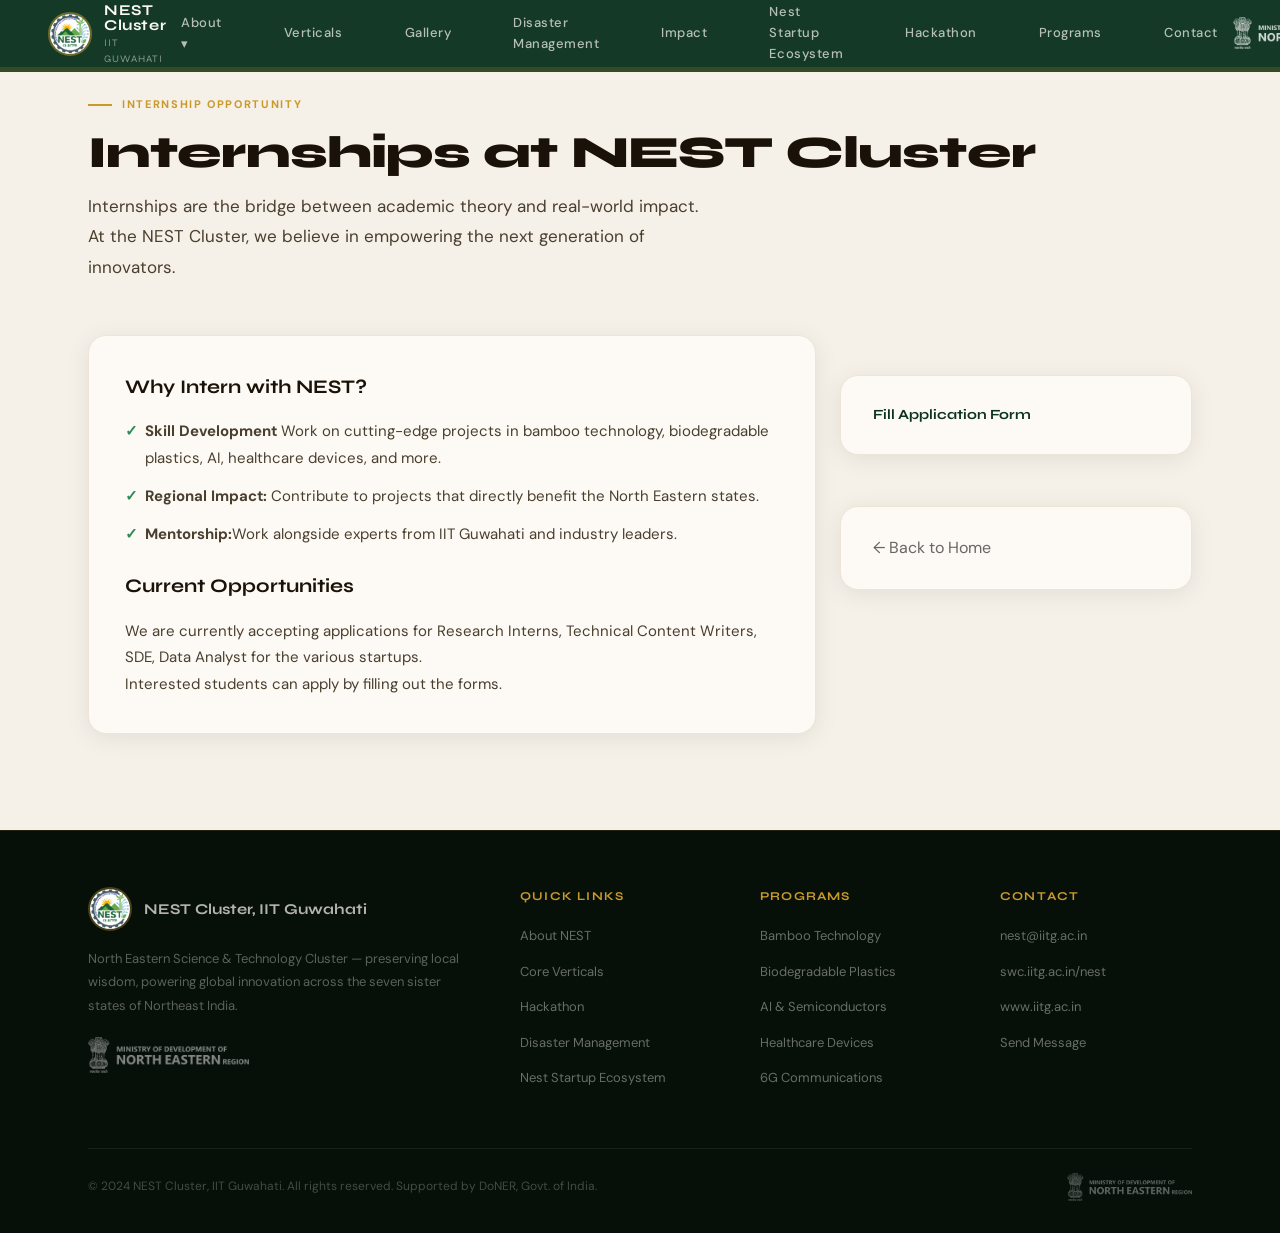
<file: apply.html>
<!DOCTYPE html>
<html lang="en">
<head>
  <meta charset="UTF-8"/>
  <meta name="viewport" content="width=device-width, initial-scale=1.0"/>
  <title>NEST Cluster | North Eastern Science &amp; Technology Cluster — IIT Guwahati</title>
  <meta name="description" content="North Eastern Science & Technology (NEST) Cluster at IIT Guwahati — bridging grassroots innovation with cutting-edge science across the seven sister states."/>

  <link rel="preconnect" href="https://fonts.googleapis.com"/>
  <link href="https://fonts.googleapis.com/css2?family=Syne:wght@400;500;600;700;800&family=DM+Sans:ital,wght@0,300;0,400;0,500;1,300&display=swap" rel="stylesheet"/>
  <link rel="icon" type="image/jpeg" href="Images/logo.jpg"/>
  <link rel="stylesheet" href="style.css"/>
</head>
<body>

<header class="navbar" id="navbar">
  <a href="index.html" class="navbar-brand">
    <img src="Images/logo.jpg" alt="NEST Cluster Logo" class="navbar-logo"/>
    <div class="navbar-title">
      <strong>NEST Cluster</strong>
      <span>IIT Guwahati</span>
    </div>
  </a>

  <nav class="navbar-links">
    <div class="dropdown">
      <a href="about.html" class="dropbtn">About ▾</a>
      <div class="dropdown-content">
        <a href="cluster_formation.html">Cluster Formation</a>
        <a href="cluster_activities.html">Cluster Activities</a>
        <a href="logo.html">About logo</a>
      </div>
    </div>
    <a href="verticals.html">Verticals</a>
    <a href="gallery.html">Gallery</a>
    <a href="disaster.html">Disaster Management</a>
    <a href="#impact">Impact</a>
    <a href="nest-startup-ecosystem.html">Nest Startup Ecosystem</a>
    <a href="nest-hackathon.html">Hackathon</a>
    <a href="#programs">Programs</a>
    <a href="#contact">Contact</a>
  </nav>

  <div class="navbar-actions">
    <img src="Images/banner.png" alt="Ministry of Development of North Eastern Region" class="navbar-ministry"/>
    <a href="apply.html" class="navbar-apply">Apply Now</a>
    <button class="hamburger" aria-label="Menu">
      <span></span><span></span><span></span>
    </button>
  </div>
</header>

<div class="mobile-menu" id="mobile-menu" style="display:none; position:fixed; top:72px; left:0; right:0; background:rgba(13,51,32,0.98); z-index:199; padding:24px; border-bottom:1px solid rgba(201,153,42,0.2);">
  <nav style="display:flex; flex-direction:column; gap:18px;">
    <a href="#about"        style="color:rgba(253,250,245,0.8); font-size:15px; text-decoration:none;">About</a>
    <a href="#verticals"    style="color:rgba(253,250,245,0.8); font-size:15px; text-decoration:none;">Verticals</a>
    <a href="#inauguration" style="color:rgba(253,250,245,0.8); font-size:15px; text-decoration:none;">Inauguration</a>
    <a href="#hub-model"    style="color:rgba(253,250,245,0.8); font-size:15px; text-decoration:none;">Hub Model</a>
    <a href="#community"    style="color:rgba(253,250,245,0.8); font-size:15px; text-decoration:none;">Community</a>
    <a href="#programs"     style="color:rgba(253,250,245,0.8); font-size:15px; text-decoration:none;">Programs</a>
    <a href="#contact"      style="color:rgba(253,250,245,0.8); font-size:15px; text-decoration:none;">Contact</a>
  </nav>
</div>

<section class="section section--cream" id="community">
  <div class="container">
    <div class="reveal">
      <div class="section-label">Internship opportunity</div>
      <h2 class="section-title">Internships at NEST Cluster</h2>
      <p class="section-desc">Internships are the bridge between academic theory and real-world impact. At the NEST Cluster, we believe in empowering the next generation of innovators.</p>
    </div>

    <div class="internship-grid">
      <div class="internship-info">
        <h3>Why Intern with NEST?</h3>
        <ul>
          <li><strong>Skill Development</strong> Work on cutting-edge projects in bamboo technology, biodegradable plastics, AI, healthcare devices, and more.</li>
          <li><strong>Regional Impact:</strong>  Contribute to projects that directly benefit the North Eastern states.</li>
          <li><strong>Mentorship:</strong>Work alongside experts from IIT Guwahati and industry leaders.</li>
        </ul>
        <h3>Current Opportunities</h3>
        <p>We are currently accepting applications for Research Interns, Technical Content Writers, SDE, Data Analyst for the various startups. 
          <br>Interested students can apply by filling out the forms.</p>
      </div>
      <div style="margin-top: 40px;">
                <a href="https://docs.google.com/forms/d/e/1FAIpQLSf9mbIuYDrTHBLHUx5fsVlOL8AqyihGK38ktal-aUQqtjZfNg/viewform?usp=publish-editor" class="final-apply-btn">Fill Application Form</a>
                <br><br>
                <a href="index.html" style="color: #666;">← Back to Home</a>
            </div>
    </div>
  </div>
</section>


<footer class="footer">
  <div class="container">
    <div class="footer-grid">
      <div>
        <div class="footer-brand">
          <img src="Images/logo.jpg" alt="NEST Logo"/>
          <span class="footer-brand-name">NEST Cluster, IIT Guwahati</span>
        </div>
        <p class="footer-desc">
          North Eastern Science &amp; Technology Cluster — preserving local wisdom, powering global innovation across the seven sister states of Northeast India.
        </p>
        <div style="margin-top:20px;">
          <img src="Images/banner.png" alt="Ministry of Development of North Eastern Region" style="height:36px; opacity:0.5; filter:brightness(0) invert(1);"/>
        </div>
      </div>

      <div class="footer-col">
        <h4>Quick Links</h4>
        <ul>
          <li><a href="about.html">About NEST</a></li>
          <li><a href="verticals.html">Core Verticals</a></li>
          <li><a href="nest-hackathon.html">Hackathon</a></li>
          <li><a href="disaster.html">Disaster Management</a></li>
          <li><a href="nest-startup-ecosystem.html">Nest Startup Ecosystem</a></li>
        </ul>
      </div>

      <div class="footer-col">
        <h4>Programs</h4>
        <ul>
          <li><a href="#programs">Bamboo Technology</a></li>
          <li><a href="#programs">Biodegradable Plastics</a></li>
          <li><a href="#programs">AI &amp; Semiconductors</a></li>
          <li><a href="#programs">Healthcare Devices</a></li>
          <li><a href="#programs">6G Communications</a></li>
        </ul>
      </div>

      <div class="footer-col">
        <h4>Contact</h4>
        <ul>
          <li><a href="mailto:nest@iitg.ac.in">nest@iitg.ac.in</a></li>
          <li><a href="https://swc.iitg.ac.in/nest/" target="_blank">swc.iitg.ac.in/nest</a></li>
          <li><a href="https://www.iitg.ac.in" target="_blank">www.iitg.ac.in</a></li>
          <li><a href="#contact">Send Message</a></li>
        </ul>
      </div>
    </div>

    <div class="footer-bottom">
      <p>© 2024 NEST Cluster, IIT Guwahati. All rights reserved. Supported by DoNER, Govt. of India.</p>
      <img src="Images/banner.png" alt="Ministry logo" class="footer-ministry"/>
    </div>
  </div>
</footer>

<script src="main.js"></script>

<script>
  const hamburger = document.querySelector('.hamburger');
  const mobileMenu = document.getElementById('mobile-menu');
  mobileMenu.style.display = 'none';
  hamburger.addEventListener('click', () => {
    const isOpen = mobileMenu.style.display === 'block';
    mobileMenu.style.display = isOpen ? 'none' : 'block';
    const spans = hamburger.querySelectorAll('span');
    spans[0].style.transform = isOpen ? '' : 'translateY(7px) rotate(45deg)';
    spans[1].style.opacity   = isOpen ? '1' : '0';
    spans[2].style.transform = isOpen ? '' : 'translateY(-7px) rotate(-45deg)';
  });

</script>

</body>
</html>
</file>
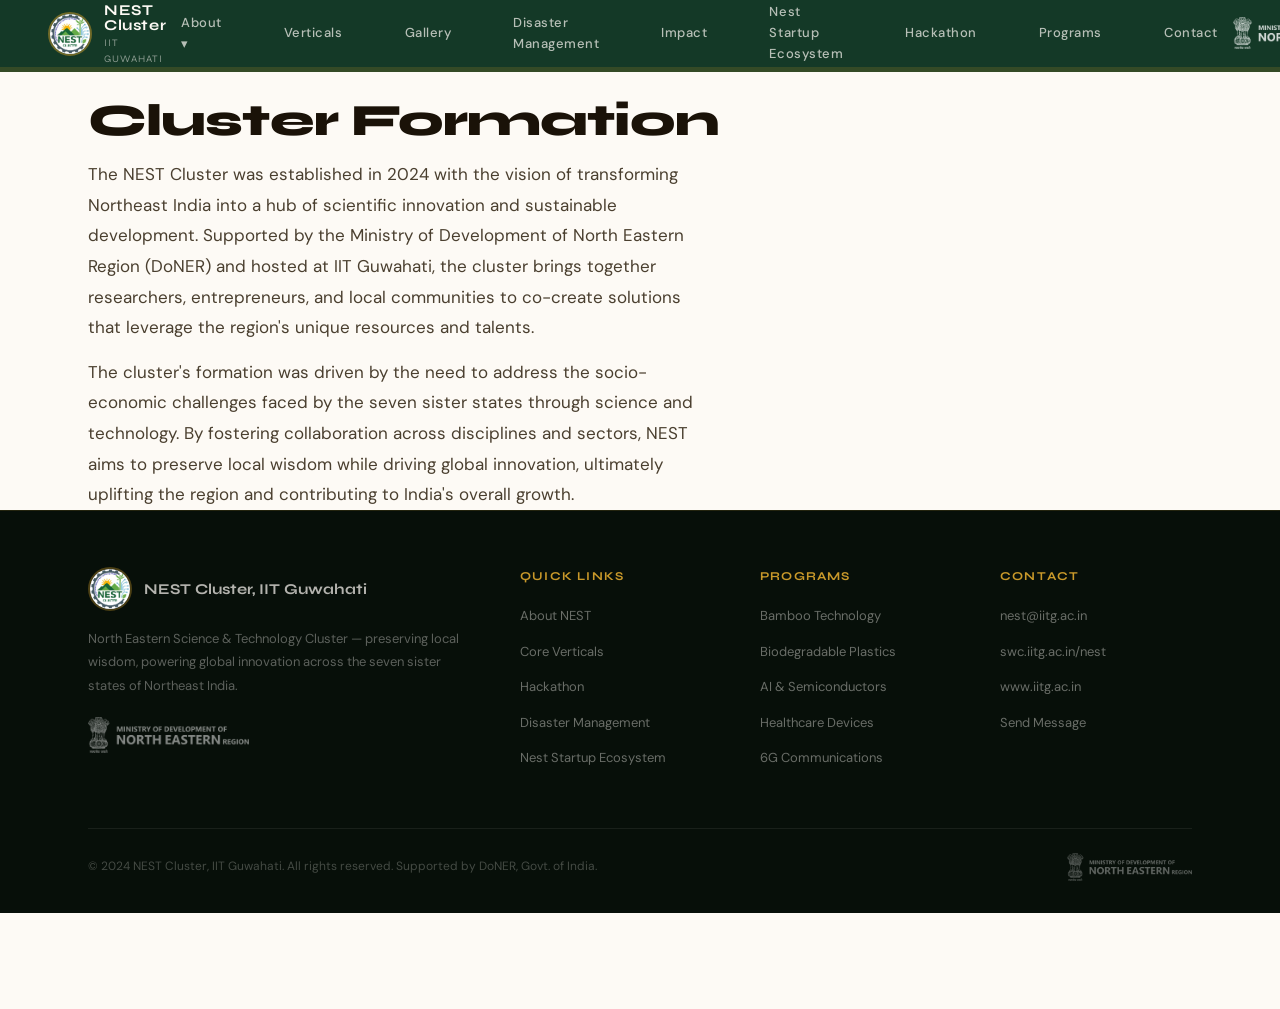
<file: cluster_formation.html>
<!DOCTYPE html>
<html lang="en">
<head>
  <meta charset="UTF-8"/>
  <meta name="viewport" content="width=device-width, initial-scale=1.0"/>
  <title>NEST Cluster | North Eastern Science &amp; Technology Cluster — IIT Guwahati</title>
  <meta name="description" content="North Eastern Science & Technology (NEST) Cluster at IIT Guwahati — bridging grassroots innovation with cutting-edge science across the seven sister states."/>

  <link rel="preconnect" href="https://fonts.googleapis.com"/>
  <link href="https://fonts.googleapis.com/css2?family=Syne:wght@400;500;600;700;800&family=DM+Sans:ital,wght@0,300;0,400;0,500;1,300&display=swap" rel="stylesheet"/>
  <link rel="icon" type="image/jpeg" href="Images/logo.jpg"/>
  <link rel="stylesheet" href="style.css"/>
</head>
<body>

<header class="navbar" id="navbar">
  <a href="index.html" class="navbar-brand">
    <img src="Images/logo.jpg" alt="NEST Cluster Logo" class="navbar-logo"/>
    <div class="navbar-title">
      <strong>NEST Cluster</strong>
      <span>IIT Guwahati</span>
    </div>
  </a>

  <nav class="navbar-links">
    <div class="dropdown">
      <a href="about.html" class="dropbtn">About ▾</a>
      <div class="dropdown-content">
        <a href="cluster_formation.html">Cluster Formation</a>
        <a href="cluster_activities.html">Cluster Activities</a>
        <a href="logo.html">About logo</a>
      </div>
    </div>
    <a href="verticals.html">Verticals</a>
    <a href="gallery.html">Gallery</a>
    <a href="disaster.html">Disaster Management</a>
    <a href="#impact">Impact</a>
    <a href="nest-startup-ecosystem.html">Nest Startup Ecosystem</a>
    <a href="nest-hackathon.html">Hackathon</a>
    <a href="#programs">Programs</a>
    <a href="#contact">Contact</a>
  </nav>

  <div class="navbar-actions">
    <img src="Images/banner.png" alt="Ministry of Development of North Eastern Region" class="navbar-ministry"/>
    <a href="apply.html" class="navbar-apply">Apply Now</a>
    <button class="hamburger" aria-label="Menu">
      <span></span><span></span><span></span>
    </button>
  </div>
</header>

<div class="mobile-menu" id="mobile-menu" style="display:none; position:fixed; top:72px; left:0; right:0; background:rgba(13,51,32,0.98); z-index:199; padding:24px; border-bottom:1px solid rgba(201,153,42,0.2);">
  <nav style="display:flex; flex-direction:column; gap:18px;">
    <a href="#about"        style="color:rgba(253,250,245,0.8); font-size:15px; text-decoration:none;">About</a>
    <a href="#verticals"    style="color:rgba(253,250,245,0.8); font-size:15px; text-decoration:none;">Verticals</a>
    <a href="#inauguration" style="color:rgba(253,250,245,0.8); font-size:15px; text-decoration:none;">Inauguration</a>
    <a href="#hub-model"    style="color:rgba(253,250,245,0.8); font-size:15px; text-decoration:none;">Hub Model</a>
    <a href="#community"    style="color:rgba(253,250,245,0.8); font-size:15px; text-decoration:none;">Community</a>
    <a href="#programs"     style="color:rgba(253,250,245,0.8); font-size:15px; text-decoration:none;">Programs</a>
    <a href="#contact"      style="color:rgba(253,250,245,0.8); font-size:15px; text-decoration:none;">Contact</a>
  </nav>
</div>

<section class="section section--white" id="formation">
  <div class="container">
    <h2 class="section-title">Cluster Formation</h2>
    <p class="section-desc">
      The NEST Cluster was established in 2024 with the vision of transforming Northeast India into a hub of scientific innovation and sustainable development. Supported by the Ministry of Development of North Eastern Region (DoNER) and hosted at IIT Guwahati, the cluster brings together researchers, entrepreneurs, and local communities to co-create solutions that leverage the region's unique resources and talents.
    </p>
    <p class="section-desc">
      The cluster's formation was driven by the need to address the socio-economic challenges faced by the seven sister states through science and technology. By fostering collaboration across disciplines and sectors, NEST aims to preserve local wisdom while driving global innovation, ultimately uplifting the region and contributing to India's overall growth.
    </p>
  </div>

<footer class="footer">
  <div class="container">
    <div class="footer-grid">
      <div>
        <div class="footer-brand">
          <img src="Images/logo.jpg" alt="NEST Logo"/>
          <span class="footer-brand-name">NEST Cluster, IIT Guwahati</span>
        </div>
        <p class="footer-desc">
          North Eastern Science &amp; Technology Cluster — preserving local wisdom, powering global innovation across the seven sister states of Northeast India.
        </p>
        <div style="margin-top:20px;">
          <img src="Images/banner.png" alt="Ministry of Development of North Eastern Region" style="height:36px; opacity:0.5; filter:brightness(0) invert(1);"/>
        </div>
      </div>

      <div class="footer-col">
        <h4>Quick Links</h4>
        <ul>
          <li><a href="about.html">About NEST</a></li>
          <li><a href="verticals.html">Core Verticals</a></li>
          <li><a href="nest-hackathon.html">Hackathon</a></li>
          <li><a href="disaster.html">Disaster Management</a></li>
          <li><a href="nest-startup-ecosystem.html">Nest Startup Ecosystem</a></li>
        </ul>
      </div>

      <div class="footer-col">
        <h4>Programs</h4>
        <ul>
          <li><a href="#programs">Bamboo Technology</a></li>
          <li><a href="#programs">Biodegradable Plastics</a></li>
          <li><a href="#programs">AI &amp; Semiconductors</a></li>
          <li><a href="#programs">Healthcare Devices</a></li>
          <li><a href="#programs">6G Communications</a></li>
        </ul>
      </div>

      <div class="footer-col">
        <h4>Contact</h4>
        <ul>
          <li><a href="mailto:nest@iitg.ac.in">nest@iitg.ac.in</a></li>
          <li><a href="https://swc.iitg.ac.in/nest/" target="_blank">swc.iitg.ac.in/nest</a></li>
          <li><a href="https://www.iitg.ac.in" target="_blank">www.iitg.ac.in</a></li>
          <li><a href="#contact">Send Message</a></li>
        </ul>
      </div>
    </div>

    <div class="footer-bottom">
      <p>© 2024 NEST Cluster, IIT Guwahati. All rights reserved. Supported by DoNER, Govt. of India.</p>
      <img src="Images/banner.png" alt="Ministry logo" class="footer-ministry"/>
    </div>
  </div>
</footer>

<script src="main.js"></script>

<script>
  const hamburger = document.querySelector('.hamburger');
  const mobileMenu = document.getElementById('mobile-menu');
  mobileMenu.style.display = 'none';
  hamburger.addEventListener('click', () => {
    const isOpen = mobileMenu.style.display === 'block';
    mobileMenu.style.display = isOpen ? 'none' : 'block';
    const spans = hamburger.querySelectorAll('span');
    spans[0].style.transform = isOpen ? '' : 'translateY(7px) rotate(45deg)';
    spans[1].style.opacity   = isOpen ? '1' : '0';
    spans[2].style.transform = isOpen ? '' : 'translateY(-7px) rotate(-45deg)';
  });

</script>

</body>
</html>
</file>
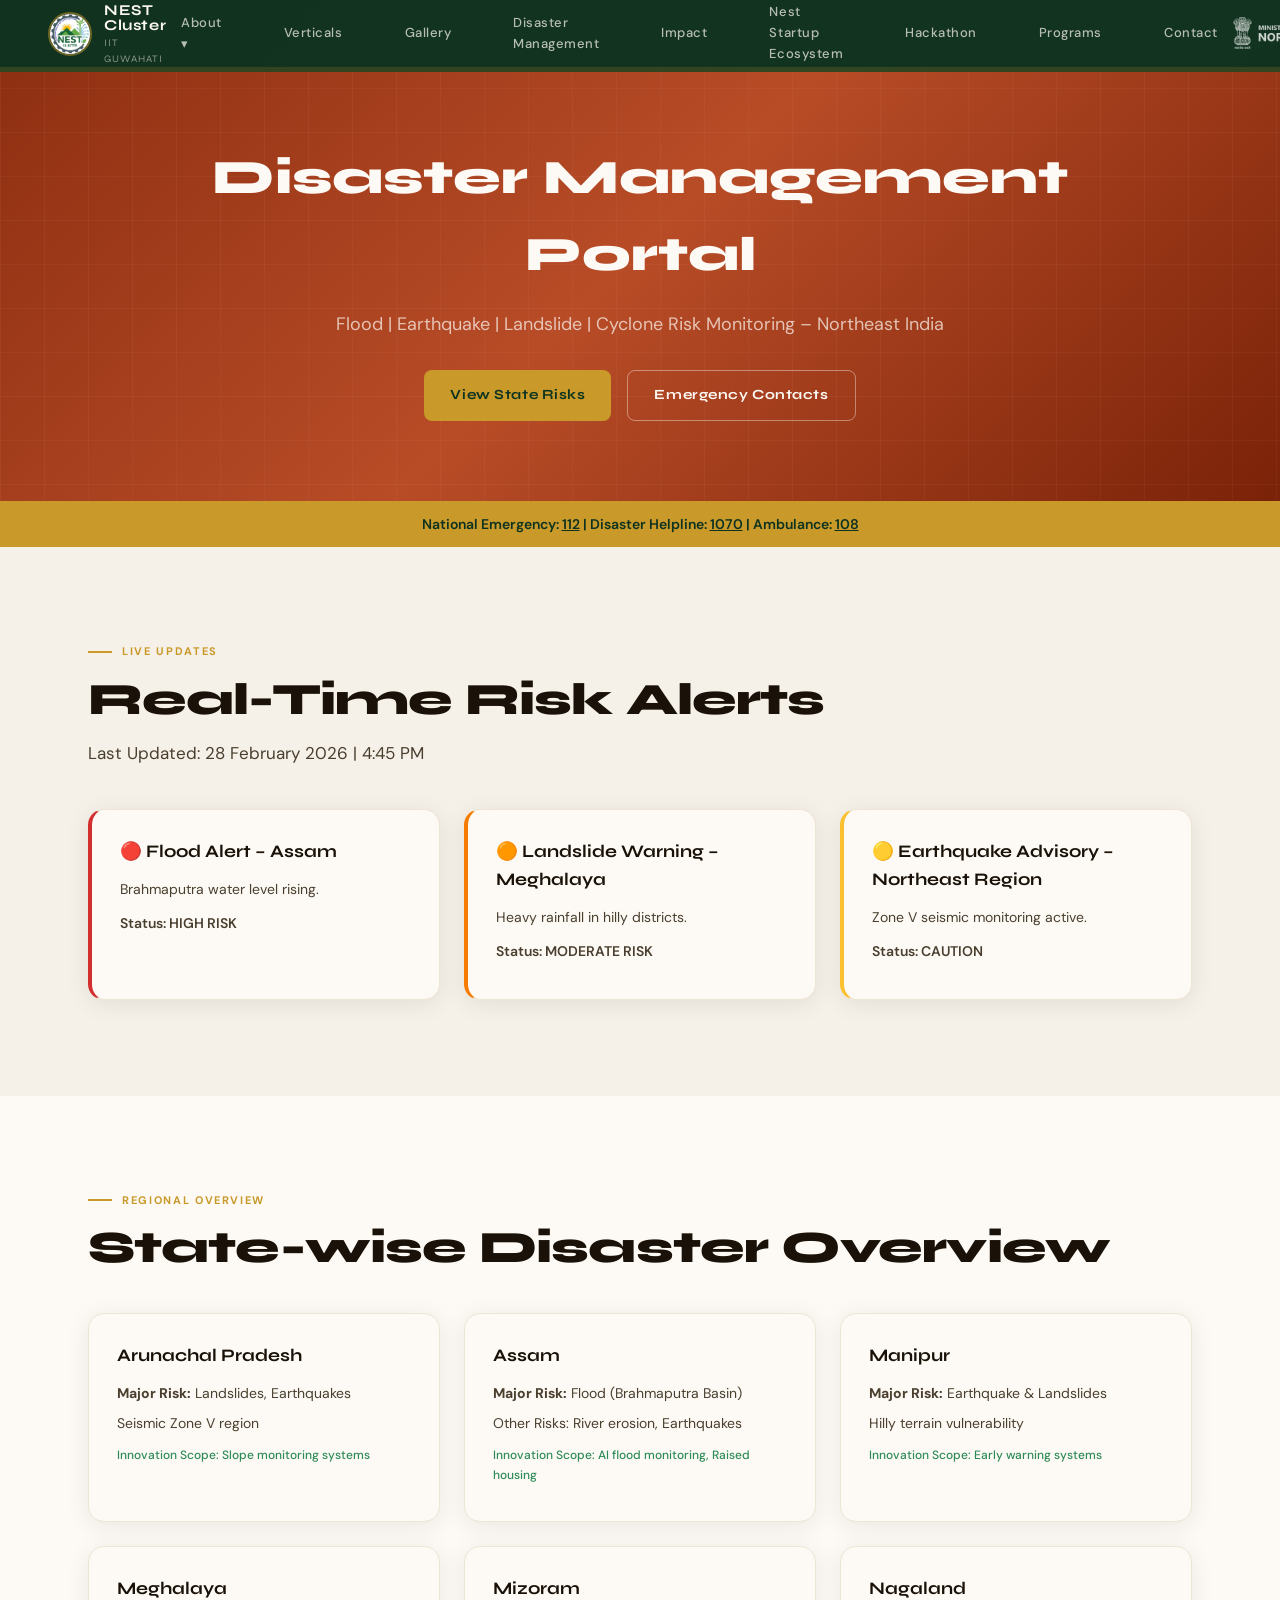
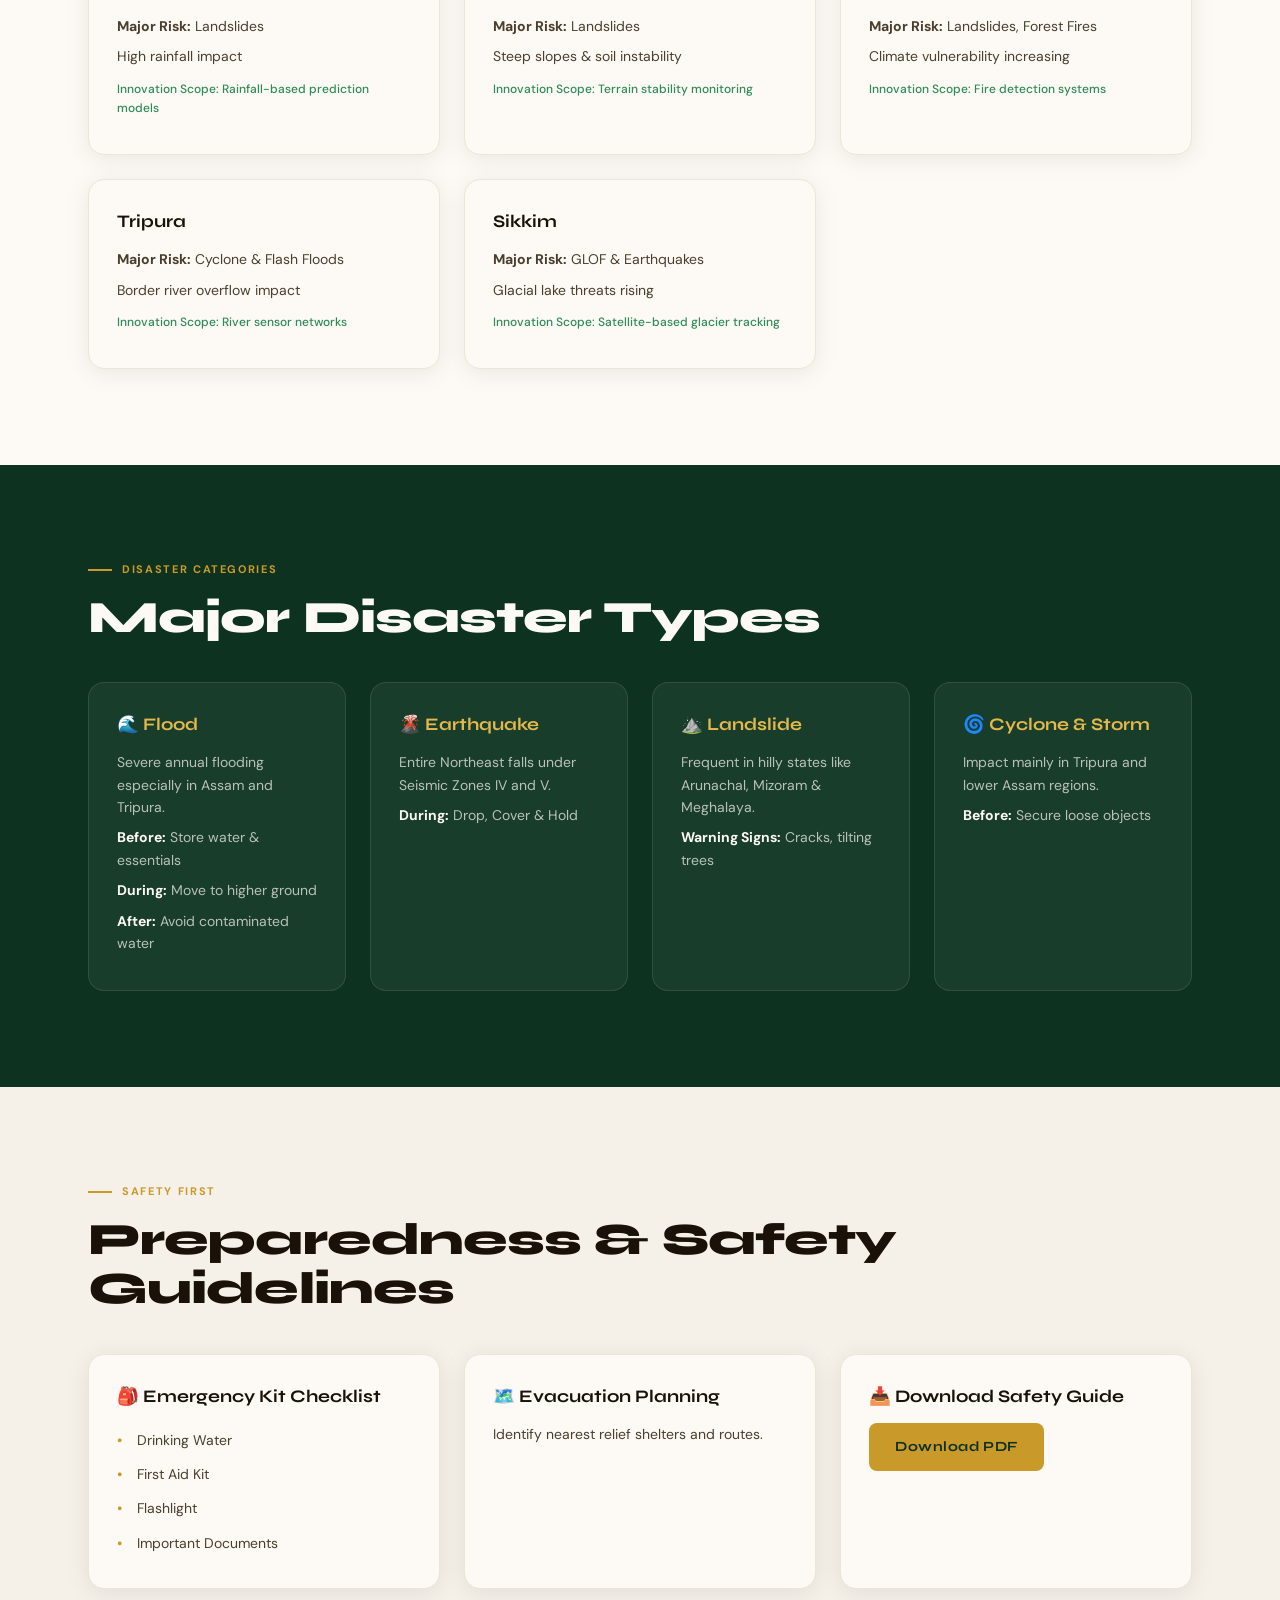
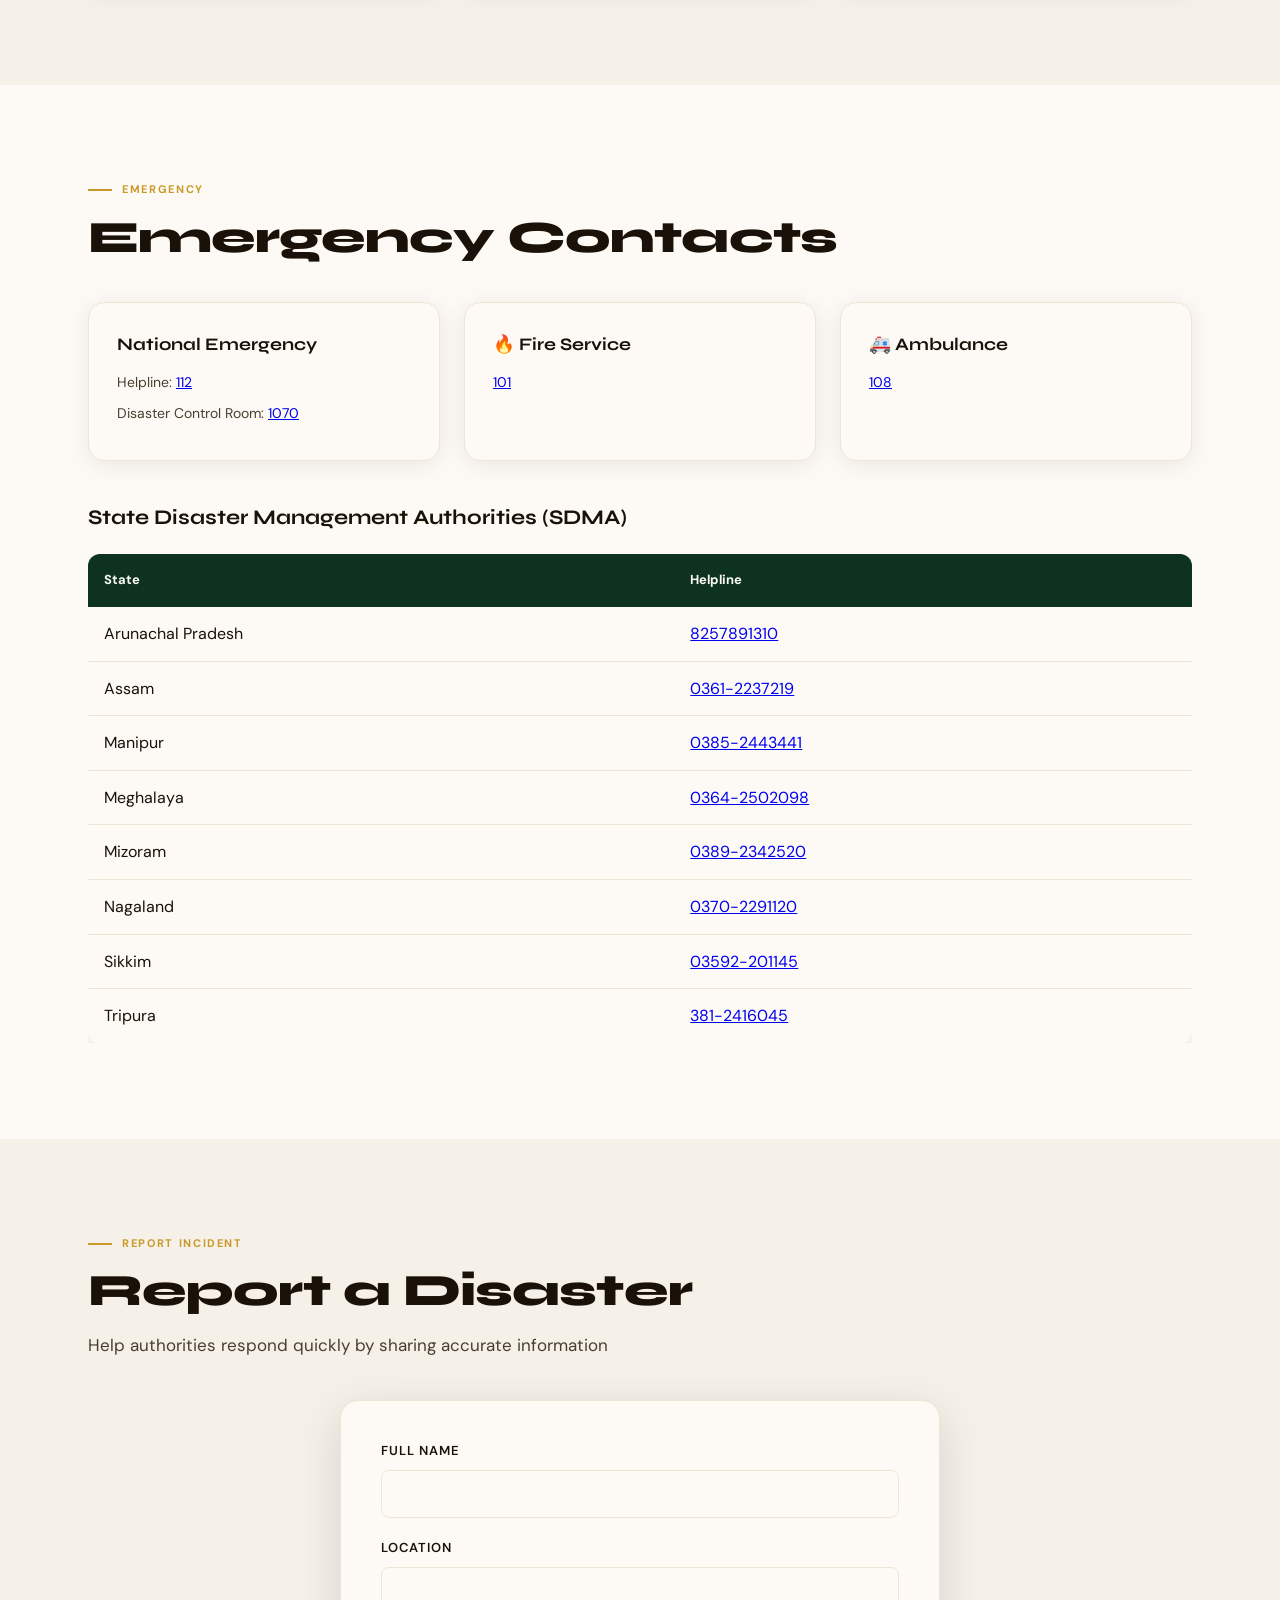
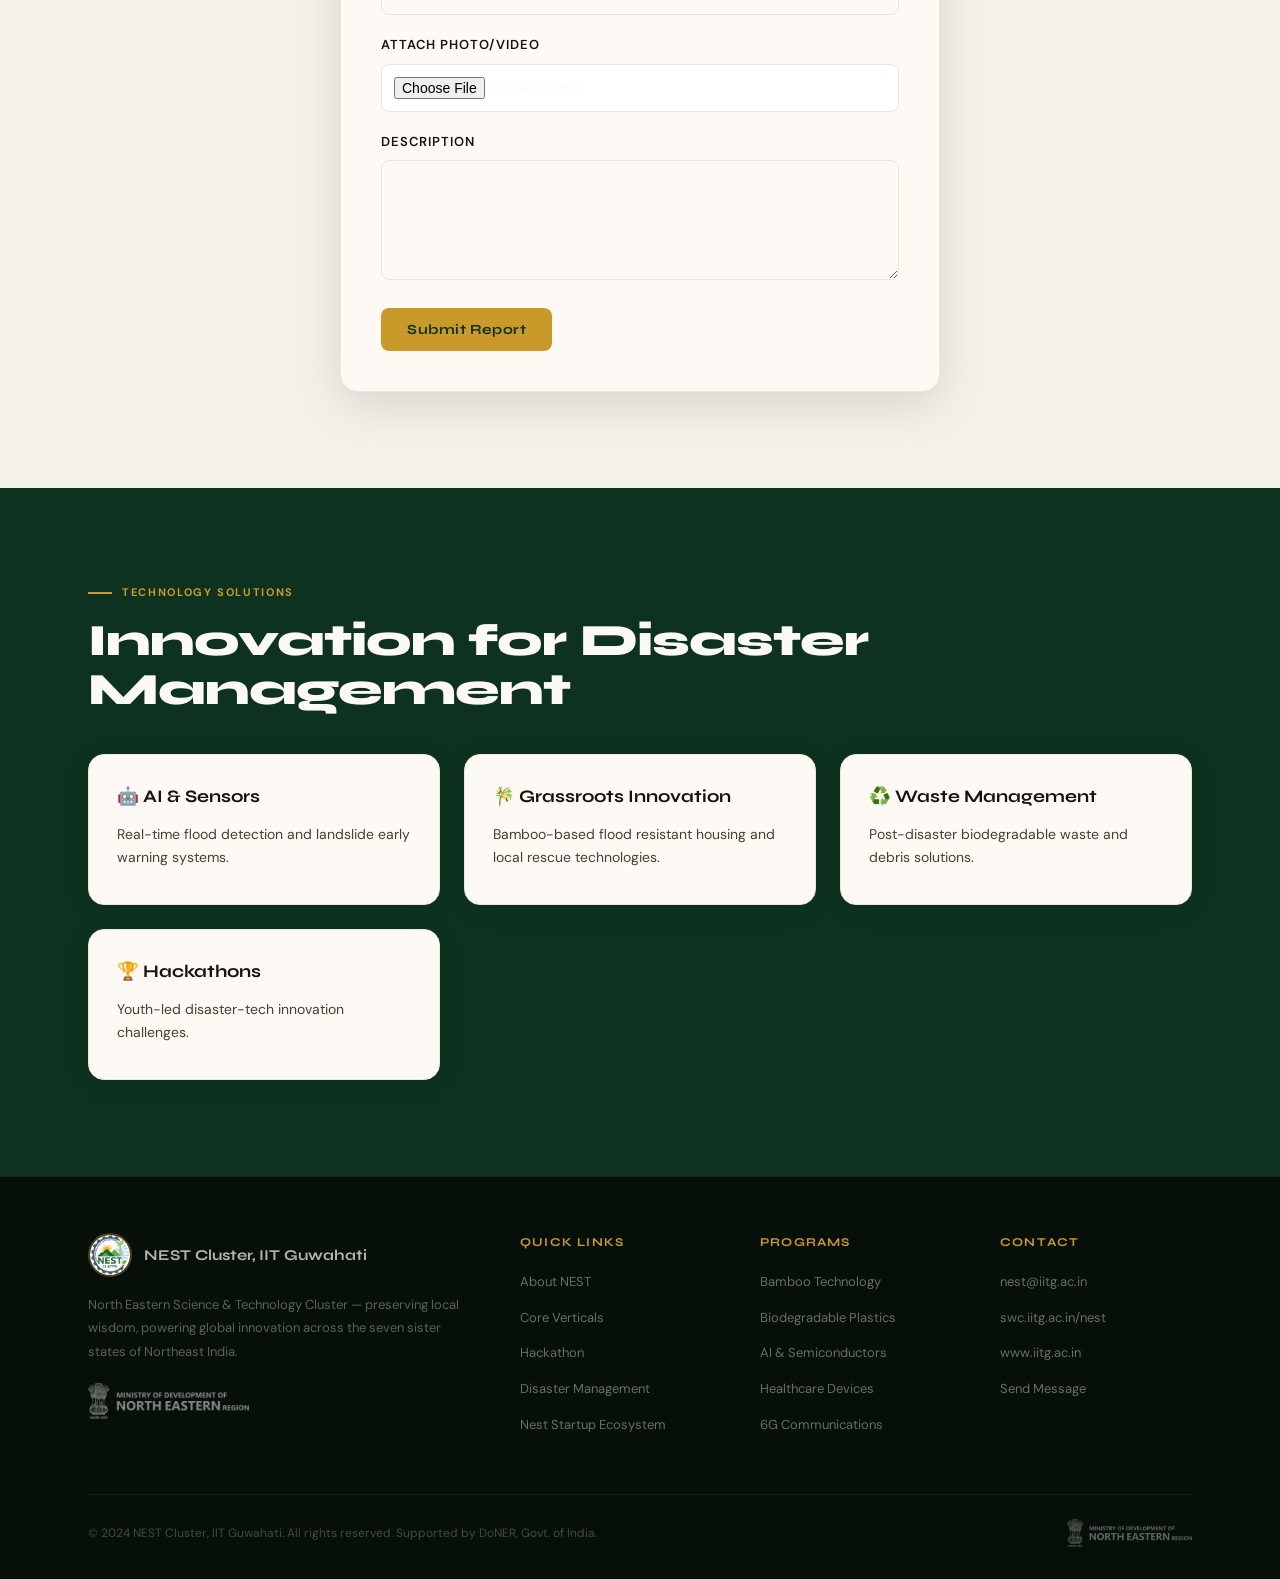
<file: disaster.html>
<!DOCTYPE html>
<html lang="en">
<head>
  <meta charset="UTF-8"/>
  <meta name="viewport" content="width=device-width, initial-scale=1.0"/>
  <title>Disaster Management Portal - Northeast India | NEST Cluster</title>
  <meta name="description" content="Disaster Management Portal for Northeast India - NEST Cluster IIT Guwahati"/>

  <link rel="preconnect" href="https://fonts.googleapis.com"/>
  <link href="https://fonts.googleapis.com/css2?family=Syne:wght@400;500;600;700;800&family=DM+Sans:ital,wght@0,300;0,400;0,500;1,300&display=swap" rel="stylesheet"/>
  <link rel="icon" type="image/jpeg" href="Images/logo.jpg"/>
  <link rel="stylesheet" href="style.css"/>
</head>
<body>

<header class="navbar" id="navbar">
  <a href="index.html" class="navbar-brand">
    <img src="Images/logo.jpg" alt="NEST Cluster Logo" class="navbar-logo"/>
    <div class="navbar-title">
      <strong>NEST Cluster</strong>
      <span>IIT Guwahati</span>
    </div>
  </a>

  <nav class="navbar-links">
    <div class="dropdown">
      <a href="about.html" class="dropbtn">About ▾</a>
      <div class="dropdown-content">
        <a href="cluster_formation.html">Cluster Formation</a>
        <a href="cluster_activities.html">Cluster Activities</a>
        <a href="logo.html">About logo</a>
      </div>
    </div>
    <a href="verticals.html">Verticals</a>
    <a href="gallery.html">Gallery</a>
    <a href="disaster.html">Disaster Management</a>
    <a href="#impact">Impact</a>
    <a href="nest-startup-ecosystem.html">Nest Startup Ecosystem</a>
    <a href="nest-hackathon.html">Hackathon</a>
    <a href="#programs">Programs</a>
    <a href="#contact">Contact</a>
  </nav>

  <div class="navbar-actions">
    <img src="Images/banner.png" alt="Ministry of Development of North Eastern Region" class="navbar-ministry"/>
    <a href="apply.html" class="navbar-apply">Apply Now</a>
    <button class="hamburger" aria-label="Menu">
      <span></span><span></span><span></span>
    </button>
  </div>
</header>

<div class="mobile-menu" id="mobile-menu" style="display:none; position:fixed; top:72px; left:0; right:0; background:rgba(13,51,32,0.98); z-index:199; padding:24px; border-bottom:1px solid rgba(201,153,42,0.2);">
  <nav style="display:flex; flex-direction:column; gap:18px;">
    <a href="index.html#about" style="color:rgba(253,250,245,0.8); font-size:15px; text-decoration:none;">About</a>
    <a href="index.html#verticals" style="color:rgba(253,250,245,0.8); font-size:15px; text-decoration:none;">Verticals</a>
    <a href="index.html#inauguration" style="color:rgba(253,250,245,0.8); font-size:15px; text-decoration:none;">Inauguration</a>
    <a href="index.html#hub-model" style="color:rgba(253,250,245,0.8); font-size:15px; text-decoration:none;">Hub Model</a>
    <a href="index.html#community" style="color:rgba(253,250,245,0.8); font-size:15px; text-decoration:none;">Community</a>
    <a href="index.html#programs" style="color:rgba(253,250,245,0.8); font-size:15px; text-decoration:none;">Programs</a>
    <a href="index.html#contact" style="color:rgba(253,250,245,0.8); font-size:15px; text-decoration:none;">Contact</a>
  </nav>
</div>


<section class="disaster-hero">
  <div class="container">
    <h1>Disaster Management Portal</h1>
    <p class="disaster-hero-sub">Flood | Earthquake | Landslide | Cyclone Risk Monitoring – Northeast India</p>
    <div class="disaster-hero-buttons">
      <a href="#states" class="btn btn--primary">View State Risks</a>
      <a href="#emergency" class="btn btn--outline">Emergency Contacts</a>
    </div>
  </div>
</section>

<div class="top-alert">
  <div class="container">
    National Emergency: <a href="tel:112">112</a> |
    Disaster Helpline: <a href="tel:1070">1070</a> |
    Ambulance: <a href="tel:108">108</a>
  </div>
</div>

<!-- REAL-TIME ALERTS -->
<section class="section section--cream" id="alerts">
  <div class="container">
    <div class="reveal">
      <div class="section-label">Live Updates</div>
      <h2 class="section-title">Real-Time Risk Alerts</h2>
      <p class="section-desc">Last Updated: 28 February 2026 | 4:45 PM</p>
    </div>

    <div class="disaster-grid">
      <div class="disaster-card risk-red reveal">
        <h3>🔴 Flood Alert – Assam</h3>
        <p>Brahmaputra water level rising.</p>
        <p class="risk-status">Status: HIGH RISK</p>
      </div>

      <div class="disaster-card risk-orange reveal">
        <h3>🟠 Landslide Warning – Meghalaya</h3>
        <p>Heavy rainfall in hilly districts.</p>
        <p class="risk-status">Status: MODERATE RISK</p>
      </div>

      <div class="disaster-card risk-yellow reveal">
        <h3>🟡 Earthquake Advisory – Northeast Region</h3>
        <p>Zone V seismic monitoring active.</p>
        <p class="risk-status">Status: CAUTION</p>
      </div>
    </div>
  </div>
</section>

<section class="section section--white" id="states">
  <div class="container">
    <div class="reveal">
      <div class="section-label">Regional Overview</div>
      <h2 class="section-title">State-wise Disaster Overview</h2>
    </div>

    <div class="disaster-grid">
      <div class="disaster-card reveal">
        <h3>Arunachal Pradesh</h3>
        <p><strong>Major Risk:</strong> Landslides, Earthquakes</p>
        <p>Seismic Zone V region</p>
        <p class="innovation-scope">Innovation Scope: Slope monitoring systems</p>
      </div>

      <div class="disaster-card reveal">
        <h3>Assam</h3>
        <p><strong>Major Risk:</strong> Flood (Brahmaputra Basin)</p>
        <p>Other Risks: River erosion, Earthquakes</p>
        <p class="innovation-scope">Innovation Scope: AI flood monitoring, Raised housing</p>
      </div>

      <div class="disaster-card reveal">
        <h3>Manipur</h3>
        <p><strong>Major Risk:</strong> Earthquake & Landslides</p>
        <p>Hilly terrain vulnerability</p>
        <p class="innovation-scope">Innovation Scope: Early warning systems</p>
      </div>

      <div class="disaster-card reveal">
        <h3>Meghalaya</h3>
        <p><strong>Major Risk:</strong> Landslides</p>
        <p>High rainfall impact</p>
        <p class="innovation-scope">Innovation Scope: Rainfall-based prediction models</p>
      </div>

      <div class="disaster-card reveal">
        <h3>Mizoram</h3>
        <p><strong>Major Risk:</strong> Landslides</p>
        <p>Steep slopes & soil instability</p>
        <p class="innovation-scope">Innovation Scope: Terrain stability monitoring</p>
      </div>

      <div class="disaster-card reveal">
        <h3>Nagaland</h3>
        <p><strong>Major Risk:</strong> Landslides, Forest Fires</p>
        <p>Climate vulnerability increasing</p>
        <p class="innovation-scope">Innovation Scope: Fire detection systems</p>
      </div>

      <div class="disaster-card reveal">
        <h3>Tripura</h3>
        <p><strong>Major Risk:</strong> Cyclone & Flash Floods</p>
        <p>Border river overflow impact</p>
        <p class="innovation-scope">Innovation Scope: River sensor networks</p>
      </div>

      <div class="disaster-card reveal">
        <h3>Sikkim</h3>
        <p><strong>Major Risk:</strong> GLOF & Earthquakes</p>
        <p>Glacial lake threats rising</p>
        <p class="innovation-scope">Innovation Scope: Satellite-based glacier tracking</p>
      </div>
    </div>
  </div>
</section>

<section class="section section--dark" id="disasters">
  <div class="container">
    <div class="reveal">
      <div class="section-label">Disaster Categories</div>
      <h2 class="section-title section-title--light">Major Disaster Types</h2>
    </div>

    <div class="disaster-layout">
      <div class="disaster-section reveal">
        <h3>🌊 Flood</h3>
        <p>Severe annual flooding especially in Assam and Tripura.</p>
        <p><strong>Before:</strong> Store water & essentials</p>
        <p><strong>During:</strong> Move to higher ground</p>
        <p><strong>After:</strong> Avoid contaminated water</p>
      </div>

      <div class="disaster-section reveal">
        <h3>🌋 Earthquake</h3>
        <p>Entire Northeast falls under Seismic Zones IV and V.</p>
        <p><strong>During:</strong> Drop, Cover & Hold</p>
      </div>

      <div class="disaster-section reveal">
        <h3>⛰️ Landslide</h3>
        <p>Frequent in hilly states like Arunachal, Mizoram & Meghalaya.</p>
        <p><strong>Warning Signs:</strong> Cracks, tilting trees</p>
      </div>

      <div class="disaster-section reveal">
        <h3>🌀 Cyclone & Storm</h3>
        <p>Impact mainly in Tripura and lower Assam regions.</p>
        <p><strong>Before:</strong> Secure loose objects</p>
      </div>
    </div>
  </div>
</section>

<section class="section section--cream" id="preparedness">
  <div class="container">
    <div class="reveal">
      <div class="section-label">Safety First</div>
      <h2 class="section-title">Preparedness & Safety Guidelines</h2>
    </div>

    <div class="disaster-grid">
      <div class="disaster-card reveal">
        <h3>🎒 Emergency Kit Checklist</h3>
        <ul>
          <li>Drinking Water</li>
          <li>First Aid Kit</li>
          <li>Flashlight</li>
          <li>Important Documents</li>
        </ul>
      </div>

      <div class="disaster-card reveal">
        <h3>🗺️ Evacuation Planning</h3>
        <p>Identify nearest relief shelters and routes.</p>
      </div>

      <div class="disaster-card reveal">
        <h3>📥 Download Safety Guide</h3>
        <a href="https://aapdamitra.ndma.gov.in/wp-content/uploads/2022/07/pocketbook-do-dont.pdf" class="btn btn--primary" target="_blank">Download PDF</a>
      </div>
    </div>
  </div>
</section>

<section class="section section--white" id="emergency">
  <div class="container">
    <div class="reveal">
      <div class="section-label">Emergency</div>
      <h2 class="section-title">Emergency Contacts</h2>
    </div>

    <div class="disaster-grid">
      <div class="disaster-card reveal">
        <h3>National Emergency</h3>
        <p>Helpline: <a href="tel:112">112</a></p>
        <p>Disaster Control Room: <a href="tel:1070">1070</a></p>
      </div>

      <div class="disaster-card reveal">
        <h3>🔥 Fire Service</h3>
        <p><a href="tel:101">101</a></p>
      </div>

      <div class="disaster-card reveal">
        <h3>🚑 Ambulance</h3>
        <p><a href="tel:108">108</a></p>
      </div>
    </div>

    <div class="reveal" style="margin-top: 40px;">
      <h3 style="font-family: 'Syne', sans-serif; font-size: 1.3rem; margin-bottom: 20px;">State Disaster Management Authorities (SDMA)</h3>
      <div style="overflow-x: auto;">
        <table class="sdma-table" style="width: 100%; border-collapse: collapse; background: var(--white); border-radius: 12px; overflow: hidden; box-shadow: var(--shadow);">
          <tr style="background: var(--green-dark); color: var(--white);">
            <th style="padding: 16px; text-align: left; font-size: 13px;">State</th>
            <th style="padding: 16px; text-align: left; font-size: 13px;">Helpline</th>
          </tr>
          <tr style="border-bottom: 1px solid var(--cream-dark);">
            <td style="padding: 14px 16px;">Arunachal Pradesh</td>
            <td style="padding: 14px 16px;"><a href="tel:8257891310">8257891310</a></td>
          </tr>
          <tr style="border-bottom: 1px solid var(--cream-dark);">
            <td style="padding: 14px 16px;">Assam</td>
            <td style="padding: 14px 16px;"><a href="tel:03612237219">0361-2237219</a></td>
          </tr>
          <tr style="border-bottom: 1px solid var(--cream-dark);">
            <td style="padding: 14px 16px;">Manipur</td>
            <td style="padding: 14px 16px;"><a href="tel:03852443441">0385-2443441</a></td>
          </tr>
          <tr style="border-bottom: 1px solid var(--cream-dark);">
            <td style="padding: 14px 16px;">Meghalaya</td>
            <td style="padding: 14px 16px;"><a href="tel:03642502098">0364-2502098</a></td>
          </tr>
          <tr style="border-bottom: 1px solid var(--cream-dark);">
            <td style="padding: 14px 16px;">Mizoram</td>
            <td style="padding: 14px 16px;"><a href="tel:03892342520">0389-2342520</a></td>
          </tr>
          <tr style="border-bottom: 1px solid var(--cream-dark);">
            <td style="padding: 14px 16px;">Nagaland</td>
            <td style="padding: 14px 16px;"><a href="tel:03702291120">0370-2291120</a></td>
          </tr>
          <tr style="border-bottom: 1px solid var(--cream-dark);">
            <td style="padding: 14px 16px;">Sikkim</td>
            <td style="padding: 14px 16px;"><a href="tel:03592201145">03592-201145</a></td>
          </tr>
          <tr>
            <td style="padding: 14px 16px;">Tripura</td>
            <td style="padding: 14px 16px;"><a href="tel:3812416045">381-2416045</a></td>
          </tr>
        </table>
      </div>
    </div>
  </div>
</section>

<section class="section section--cream" id="report">
  <div class="container">
    <div class="reveal">
      <div class="section-label">Report Incident</div>
      <h2 class="section-title">Report a Disaster</h2>
      <p class="section-desc">Help authorities respond quickly by sharing accurate information</p>
    </div>

    <div class="disaster-form-card" style="background: var(--white); border-radius: 18px; padding: 40px; box-shadow: var(--shadow-lg); border: 1px solid var(--cream-dark); max-width: 600px; margin: 40px auto 0;">
      
      <form class="report-form">

        <div class="form-group" style="margin-bottom: 20px;">
          <label for="name" style="display:block; font-size:13px; font-weight:600; color:var(--text-dark); margin-bottom:8px;">
            Full Name
          </label>
          <input type="text" id="name" placeholder="Your Name" required
            style="width:100%; padding:14px 18px; border:1px solid var(--cream-dark); border-radius:8px; font-family:'DM Sans', sans-serif; font-size:14px;">
        </div>

        <div class="form-group" style="margin-bottom: 20px;">
          <label for="location" style="display:block; font-size:13px; font-weight:600; color:var(--text-dark); margin-bottom:8px;">
            Location
          </label>
          <input type="text" id="location" placeholder="Location" required
            style="width:100%; padding:14px 18px; border:1px solid var(--cream-dark); border-radius:8px; font-family:'DM Sans', sans-serif; font-size:14px;">
        </div>

        <div class="form-group" style="margin-bottom: 20px;">
          <label for="file" style="display:block; font-size:13px; font-weight:600; color:var(--text-dark); margin-bottom:8px;">
            Attach Photo/Video
          </label>
          <input type="file" id="file"
            style="width:100%; padding:12px; border:1px solid var(--cream-dark); border-radius:8px; background:white; font-family:'DM Sans', sans-serif; font-size:14px;">
        </div>

        <div class="form-group" style="margin-bottom: 20px;">
          <label for="description" style="display:block; font-size:13px; font-weight:600; color:var(--text-dark); margin-bottom:8px;">
            Description
          </label>
          <textarea id="description" placeholder="Describe the situation" required
            style="width:100%; padding:14px 18px; border:1px solid var(--cream-dark); border-radius:8px; font-family:'DM Sans', sans-serif; font-size:14px; min-height:120px;"></textarea>
        </div>

        <button type="submit" class="btn btn--primary">Submit Report</button>

      </form>
    </div>
  </div>
</section>

<section class="section section--dark" id="innovation">
  <div class="container">
    <div class="reveal">
      <div class="section-label">Technology Solutions</div>
      <h2 class="section-title section-title--light">Innovation for Disaster Management</h2>
    </div>

    <div class="disaster-grid">
      <div class="disaster-card reveal">
        <h3>🤖 AI & Sensors</h3>
        <p>Real-time flood detection and landslide early warning systems.</p>
      </div>

      <div class="disaster-card reveal">
        <h3>🎋 Grassroots Innovation</h3>
        <p>Bamboo-based flood resistant housing and local rescue technologies.</p>
      </div>

      <div class="disaster-card reveal">
        <h3>♻️ Waste Management</h3>
        <p>Post-disaster biodegradable waste and debris solutions.</p>
      </div>

      <div class="disaster-card reveal">
        <h3>🏆 Hackathons</h3>
        <p>Youth-led disaster-tech innovation challenges.</p>
      </div>
    </div>
  </div>
</section>


<footer class="footer">
  <div class="container">
    <div class="footer-grid">
      <div>
        <div class="footer-brand">
          <img src="Images/logo.jpg" alt="NEST Logo"/>
          <span class="footer-brand-name">NEST Cluster, IIT Guwahati</span>
        </div>
        <p class="footer-desc">
          North Eastern Science &amp; Technology Cluster — preserving local wisdom, powering global innovation across the seven sister states of Northeast India.
        </p>
        <div style="margin-top:20px;">
          <img src="Images/banner.png" alt="Ministry of Development of North Eastern Region" style="height:36px; opacity:0.5; filter:brightness(0) invert(1);"/>
        </div>
      </div>

      <div class="footer-col">
        <h4>Quick Links</h4>
        <ul>
          <li><a href="about.html">About NEST</a></li>
          <li><a href="verticals.html">Core Verticals</a></li>
          <li><a href="nest-hackathon.html">Hackathon</a></li>
          <li><a href="disaster.html">Disaster Management</a></li>
          <li><a href="nest-startup-ecosystem.html">Nest Startup Ecosystem</a></li>
        </ul>
      </div>

      <div class="footer-col">
        <h4>Programs</h4>
        <ul>
          <li><a href="#programs">Bamboo Technology</a></li>
          <li><a href="#programs">Biodegradable Plastics</a></li>
          <li><a href="#programs">AI &amp; Semiconductors</a></li>
          <li><a href="#programs">Healthcare Devices</a></li>
          <li><a href="#programs">6G Communications</a></li>
        </ul>
      </div>

      <div class="footer-col">
        <h4>Contact</h4>
        <ul>
          <li><a href="mailto:nest@iitg.ac.in">nest@iitg.ac.in</a></li>
          <li><a href="https://swc.iitg.ac.in/nest/" target="_blank">swc.iitg.ac.in/nest</a></li>
          <li><a href="https://www.iitg.ac.in" target="_blank">www.iitg.ac.in</a></li>
          <li><a href="#contact">Send Message</a></li>
        </ul>
      </div>
    </div>

    <div class="footer-bottom">
      <p>© 2024 NEST Cluster, IIT Guwahati. All rights reserved. Supported by DoNER, Govt. of India.</p>
      <img src="Images/banner.png" alt="Ministry logo" class="footer-ministry"/>
    </div>
  </div>
</footer>

<script src="main.js"></script>

</body>
</html>
</file>
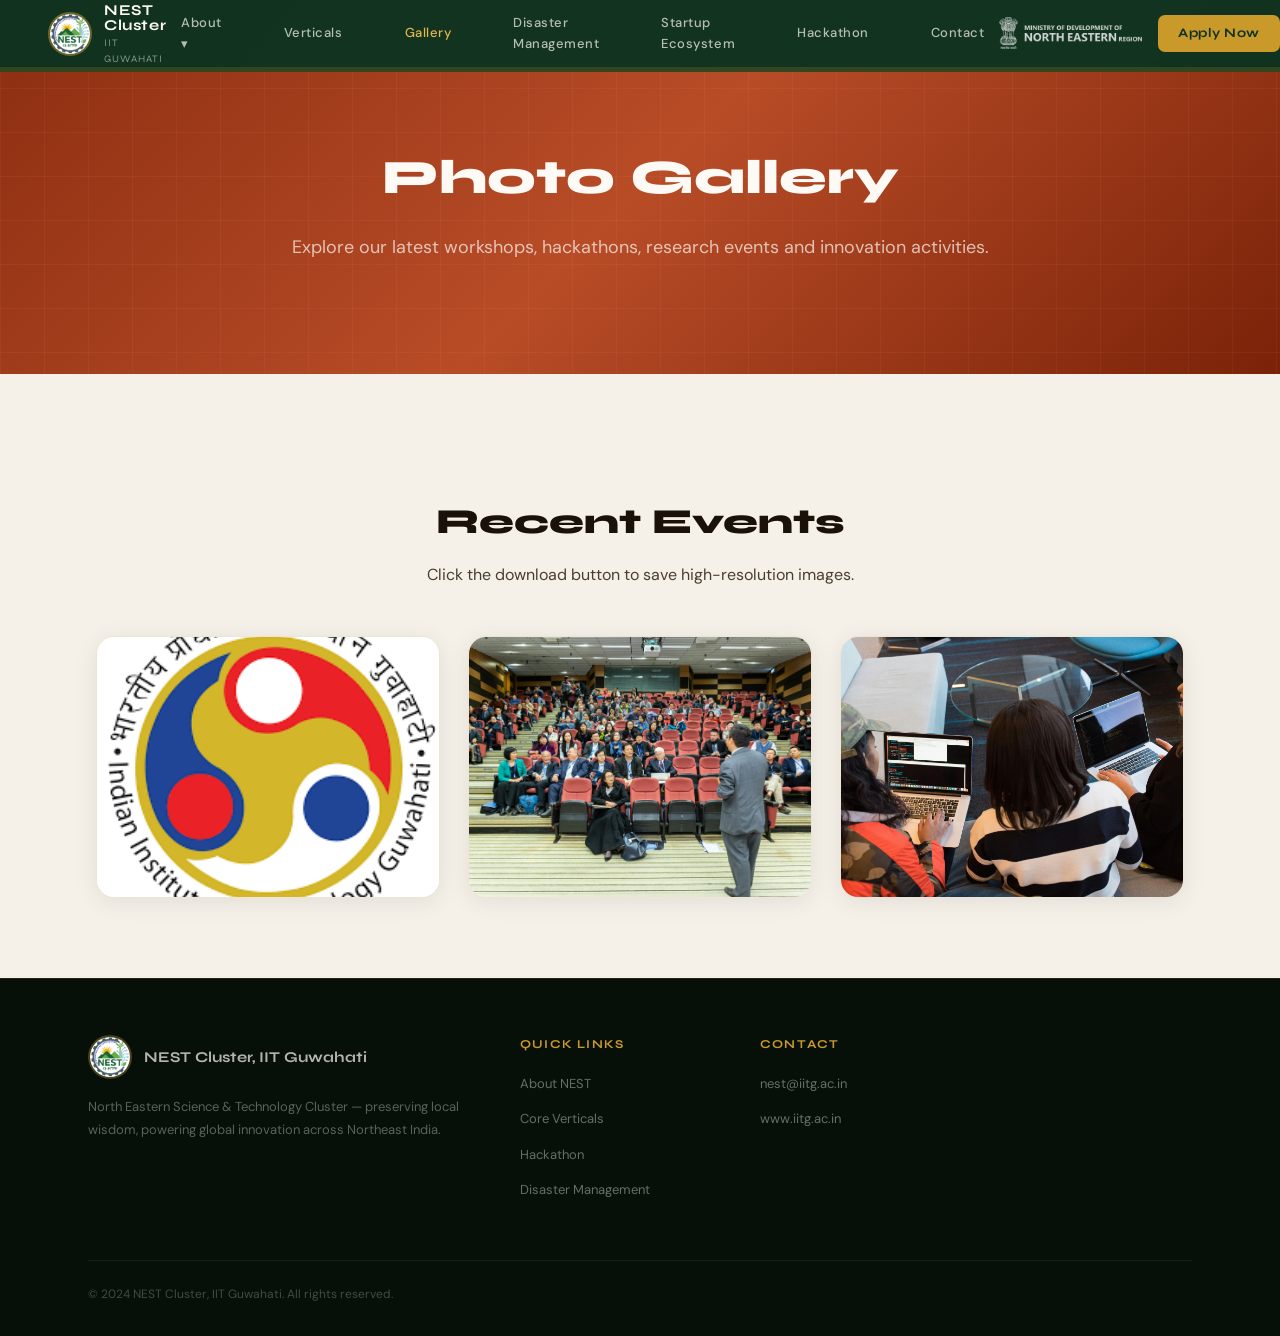
<file: gallery.html>
<!DOCTYPE html>
<html lang="en">
<head>
  <meta charset="UTF-8"/>
  <meta name="viewport" content="width=device-width, initial-scale=1.0"/>
  <title>Gallery | NEST Cluster — IIT Guwahati</title>
  <meta name="description" content="Photo gallery of events, workshops, hackathons and innovation activities at NEST Cluster, IIT Guwahati."/>

  <link rel="preconnect" href="https://fonts.googleapis.com"/>
  <link href="https://fonts.googleapis.com/css2?family=Syne:wght@400;500;600;700;800&family=DM+Sans:wght@300;400;500&display=swap" rel="stylesheet"/>

  <link rel="icon" type="image/jpeg" href="Images/logo.jpg"/>
  <link rel="stylesheet" href="style.css"/>
</head>

<body>

<header class="navbar" id="navbar">
  <a href="index.html" class="navbar-brand">
    <img src="Images/logo.jpg" alt="NEST Cluster Logo" class="navbar-logo"/>
    <div class="navbar-title">
      <strong>NEST Cluster</strong>
      <span>IIT Guwahati</span>
    </div>
  </a>

  <nav class="navbar-links">
    <div class="dropdown">
      <a href="about.html" class="dropbtn">About ▾</a>
      <div class="dropdown-content">
        <a href="cluster_formation.html">Cluster Formation</a>
        <a href="cluster_activities.html">Cluster Activities</a>
        <a href="logo.html">About Logo</a>
      </div>
    </div>
    <a href="verticals.html">Verticals</a>
    <a href="gallery.html" class="active">Gallery</a>
    <a href="disaster.html">Disaster Management</a>
    <a href="nest-startup-ecosystem.html">Startup Ecosystem</a>
    <a href="nest-hackathon.html">Hackathon</a>
    <a href="#contact">Contact</a>
  </nav>

  <div class="navbar-actions">
    <img src="Images/banner.png" alt="Ministry of Development of North Eastern Region" class="navbar-ministry"/>
    <a href="apply.html" class="navbar-apply">Apply Now</a>
    <button class="hamburger" aria-label="Menu">
      <span></span><span></span><span></span>
    </button>
  </div>
</header>

<main>

  <section class="disaster-hero">
    <div class="container">
      <h1>Photo Gallery</h1>
      <p class="disaster-hero-sub">
        Explore our latest workshops, hackathons, research events and innovation activities.
      </p>
    </div>
  </section>

  <section id="gallery">
    <div class="container">

      <h2>Recent Events</h2>
      <p>Click the download button to save high-resolution images.</p>

      <div class="gallery-container">

        <div class="gallery-item">
          <img src="Images/iitg.png" alt="Research Workshop">
          <div class="overlay">
            <a href="Images/iitg.png" download class="download-btn">
              Download
            </a>
          </div>
        </div>

        <div class="gallery-item">
          <img src="Images/tech-talk.jpg" alt="Tech Talk Series">
          <div class="overlay">
            <a href="Images/tech-talk.jpg" download class="download-btn">
              Download
            </a>
          </div>
        </div>

        <div class="gallery-item">
          <img src="Images/hackathon.jpg" alt="Innovation Hackathon">
          <div class="overlay">
            <a href="Images/hackathon.jpg" download class="download-btn">
              Download
            </a>
          </div>
        </div>

      </div>

    </div>
  </section>

</main>

<footer class="footer">
  <div class="container">
    <div class="footer-grid">

      <div>
        <div class="footer-brand">
          <img src="Images/logo.jpg" alt="NEST Logo"/>
          <span class="footer-brand-name">NEST Cluster, IIT Guwahati</span>
        </div>
        <p class="footer-desc">
          North Eastern Science & Technology Cluster — preserving local wisdom,
          powering global innovation across Northeast India.
        </p>
      </div>

      <div class="footer-col">
        <h4>Quick Links</h4>
        <ul>
          <li><a href="about.html">About NEST</a></li>
          <li><a href="verticals.html">Core Verticals</a></li>
          <li><a href="nest-hackathon.html">Hackathon</a></li>
          <li><a href="disaster.html">Disaster Management</a></li>
        </ul>
      </div>

      <div class="footer-col">
        <h4>Contact</h4>
        <ul>
          <li><a href="mailto:nest@iitg.ac.in">nest@iitg.ac.in</a></li>
          <li><a href="https://www.iitg.ac.in" target="_blank">www.iitg.ac.in</a></li>
        </ul>
      </div>

    </div>

    <div class="footer-bottom">
      <p>© 2024 NEST Cluster, IIT Guwahati. All rights reserved.</p>
    </div>

  </div>
</footer>

</body>
</html>
</file>
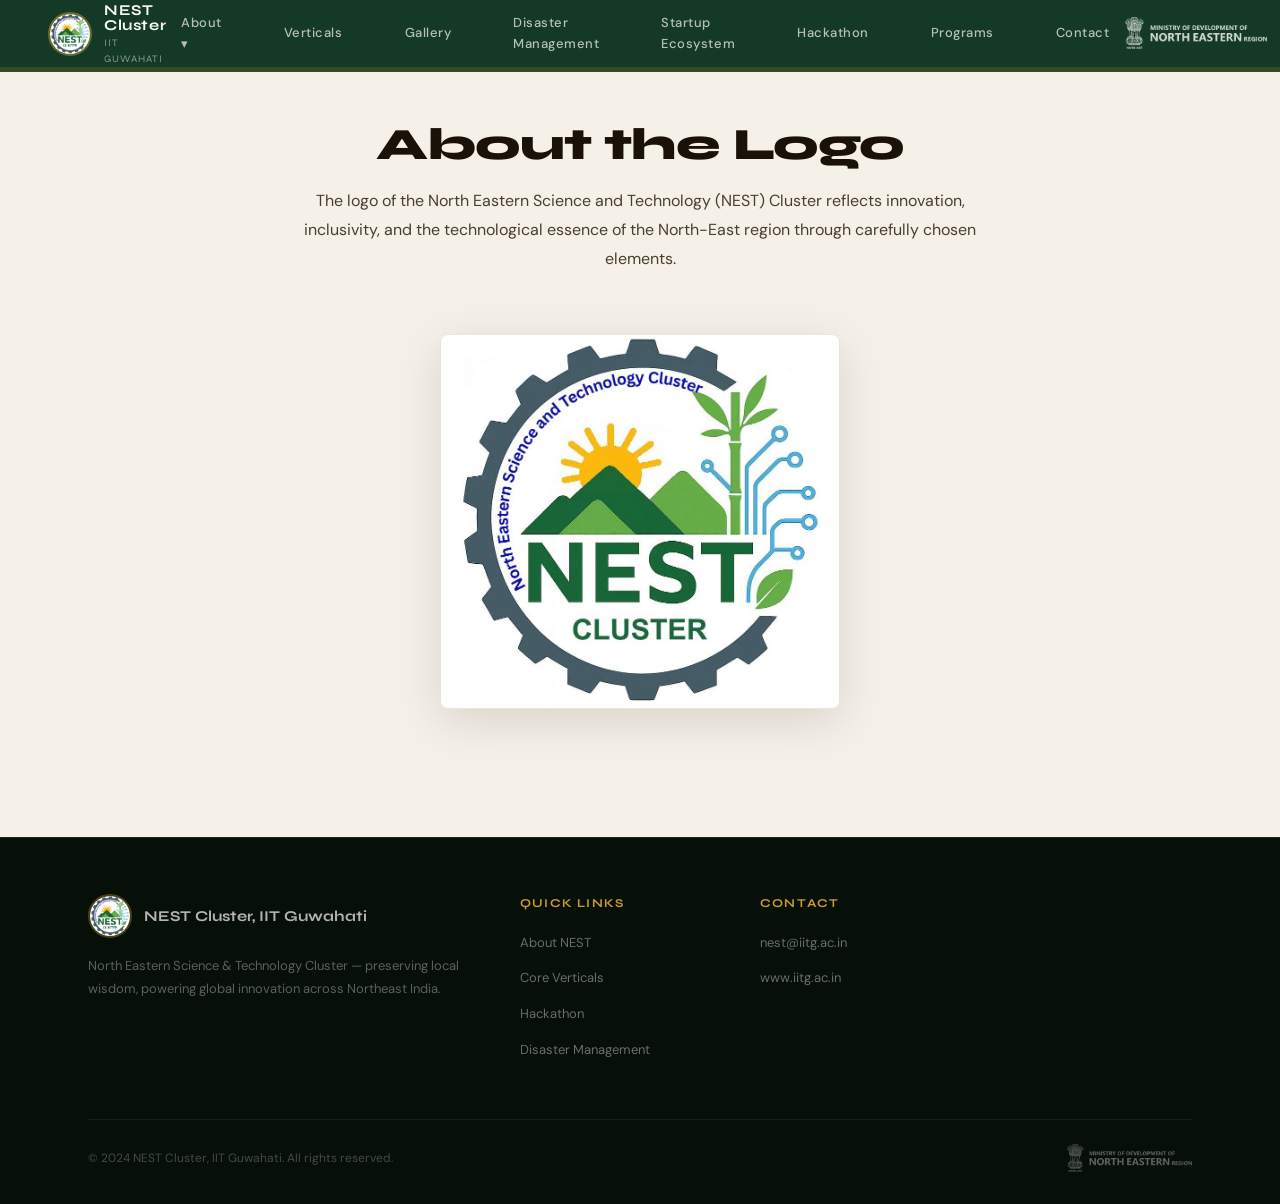
<file: logo.html>
<!DOCTYPE html>
<html lang="en">
<head>
  <meta charset="UTF-8"/>
  <meta name="viewport" content="width=device-width, initial-scale=1.0"/>
  <title>NEST Cluster | North Eastern Science & Technology Cluster — IIT Guwahati</title>
  <meta name="description" content="North Eastern Science & Technology (NEST) Cluster at IIT Guwahati — bridging grassroots innovation with cutting-edge science across Northeast India."/>

  <link rel="preconnect" href="https://fonts.googleapis.com"/>
  <link href="https://fonts.googleapis.com/css2?family=Syne:wght@400;500;600;700;800&family=DM+Sans:wght@300;400;500&display=swap" rel="stylesheet"/>

  <link rel="icon" type="image/jpeg" href="Images/logo.jpg"/>
  <link rel="stylesheet" href="style.css"/>
</head>

<body>

<header class="navbar" id="navbar">
  <a href="index.html" class="navbar-brand">
    <img src="Images/logo.jpg" alt="NEST Cluster Logo" class="navbar-logo"/>
    <div class="navbar-title">
      <strong>NEST Cluster</strong>
      <span>IIT Guwahati</span>
    </div>
  </a>

  <nav class="navbar-links">
    <div class="dropdown">
      <a href="about.html" class="dropbtn">About ▾</a>
      <div class="dropdown-content">
        <a href="cluster_formation.html">Cluster Formation</a>
        <a href="cluster_activities.html">Cluster Activities</a>
        <a href="logo.html">About Logo</a>
      </div>
    </div>
    <a href="verticals.html">Verticals</a>
    <a href="gallery.html">Gallery</a>
    <a href="disaster.html">Disaster Management</a>
    <a href="nest-startup-ecosystem.html">Startup Ecosystem</a>
    <a href="nest-hackathon.html">Hackathon</a>
    <a href="#programs">Programs</a>
    <a href="#contact">Contact</a>
  </nav>

  <div class="navbar-actions">
    <img src="Images/banner.png" alt="Ministry of Development of North Eastern Region" class="navbar-ministry"/>
    <a href="apply.html" class="navbar-apply">Apply Now</a>
    <button class="hamburger" aria-label="Menu">
      <span></span><span></span><span></span>
    </button>
  </div>
</header>

<div class="mobile-menu" id="mobile-menu" style="display:none; position:fixed; top:72px; left:0; right:0; background:rgba(13,51,32,0.98); z-index:199; padding:24px; border-bottom:1px solid rgba(201,153,42,0.2);">
  <nav style="display:flex; flex-direction:column; gap:18px;">
    <a href="#logo" style="color:rgba(253,250,245,0.8); font-size:15px; text-decoration:none;">About Logo</a>
    <a href="verticals.html" style="color:rgba(253,250,245,0.8); font-size:15px; text-decoration:none;">Verticals</a>
    <a href="disaster.html" style="color:rgba(253,250,245,0.8); font-size:15px; text-decoration:none;">Disaster</a>
    <a href="#programs" style="color:rgba(253,250,245,0.8); font-size:15px; text-decoration:none;">Programs</a>
    <a href="#contact" style="color:rgba(253,250,245,0.8); font-size:15px; text-decoration:none;">Contact</a>
  </nav>
</div>

<main>

  <section class="section section--white" id="logo">
    <div class="container">
      <h2 class="section-title">About the Logo</h2>
      <p class="section-desc">
        The logo of the North Eastern Science and Technology (NEST) Cluster reflects innovation,
        inclusivity, and the technological essence of the North-East region through carefully chosen elements.
      </p>
      <img src="Images/logo.jpg" alt="NEST Cluster Logo"
           style="width:100%; max-width:400px; margin:20px 0; border-radius:8px;"/>
    </div>
  </section>

</main>

<footer class="footer">
  <div class="container">
    <div class="footer-grid">

      <div>
        <div class="footer-brand">
          <img src="Images/logo.jpg" alt="NEST Logo"/>
          <span class="footer-brand-name">NEST Cluster, IIT Guwahati</span>
        </div>
        <p class="footer-desc">
          North Eastern Science & Technology Cluster — preserving local wisdom,
          powering global innovation across Northeast India.
        </p>
      </div>

      <div class="footer-col">
        <h4>Quick Links</h4>
        <ul>
          <li><a href="about.html">About NEST</a></li>
          <li><a href="verticals.html">Core Verticals</a></li>
          <li><a href="nest-hackathon.html">Hackathon</a></li>
          <li><a href="disaster.html">Disaster Management</a></li>
        </ul>
      </div>

      <div class="footer-col">
        <h4>Contact</h4>
        <ul>
          <li><a href="mailto:nest@iitg.ac.in">nest@iitg.ac.in</a></li>
          <li><a href="https://www.iitg.ac.in" target="_blank">www.iitg.ac.in</a></li>
        </ul>
      </div>

    </div>

    <div class="footer-bottom">
      <p>© 2024 NEST Cluster, IIT Guwahati. All rights reserved.</p>
      <img src="Images/banner.png" alt="Ministry logo" class="footer-ministry"/>
    </div>
  </div>
</footer>

<script src="main.js"></script>

<script>
  const hamburger = document.querySelector('.hamburger');
  const mobileMenu = document.getElementById('mobile-menu');
  mobileMenu.style.display = 'none';

  hamburger.addEventListener('click', () => {
    const isOpen = mobileMenu.style.display === 'block';
    mobileMenu.style.display = isOpen ? 'none' : 'block';

    const spans = hamburger.querySelectorAll('span');
    spans[0].style.transform = isOpen ? '' : 'translateY(7px) rotate(45deg)';
    spans[1].style.opacity   = isOpen ? '1' : '0';
    spans[2].style.transform = isOpen ? '' : 'translateY(-7px) rotate(-45deg)';
  });
</script>

</body>
</html>
</file>
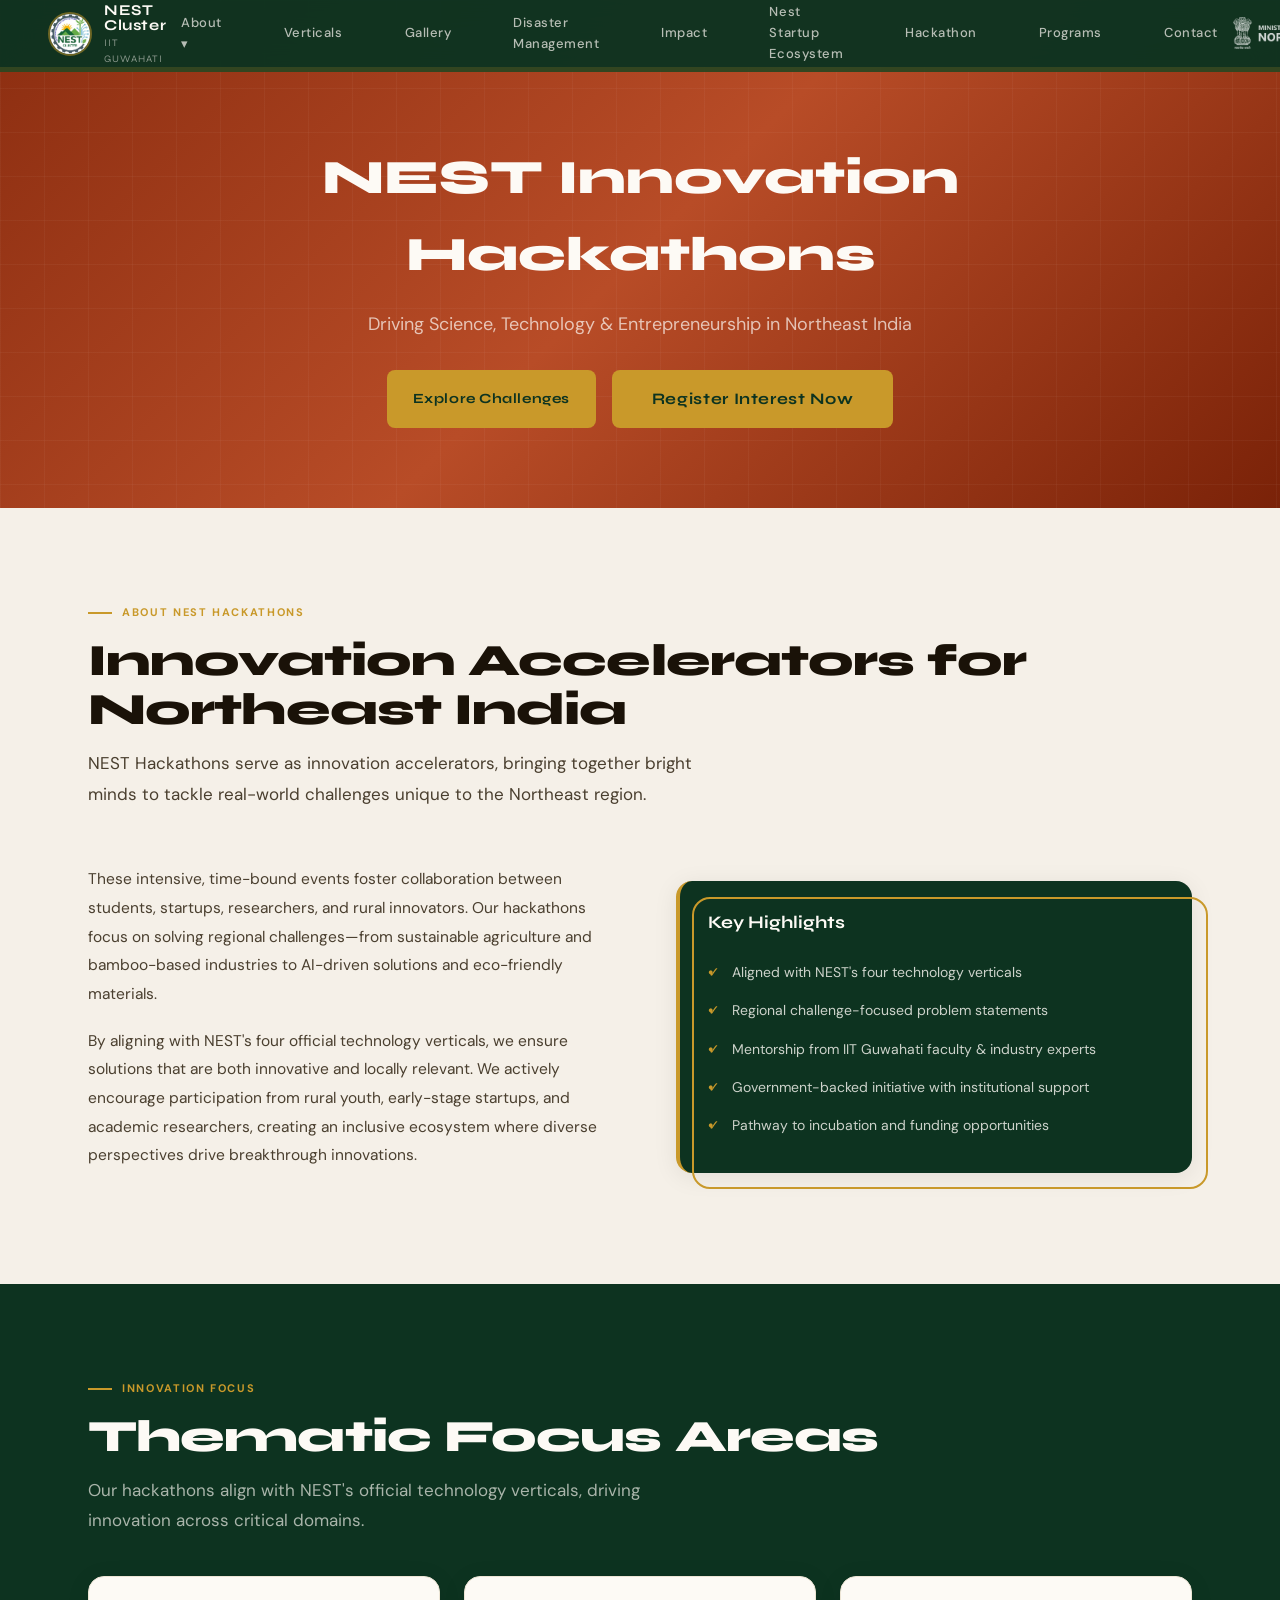
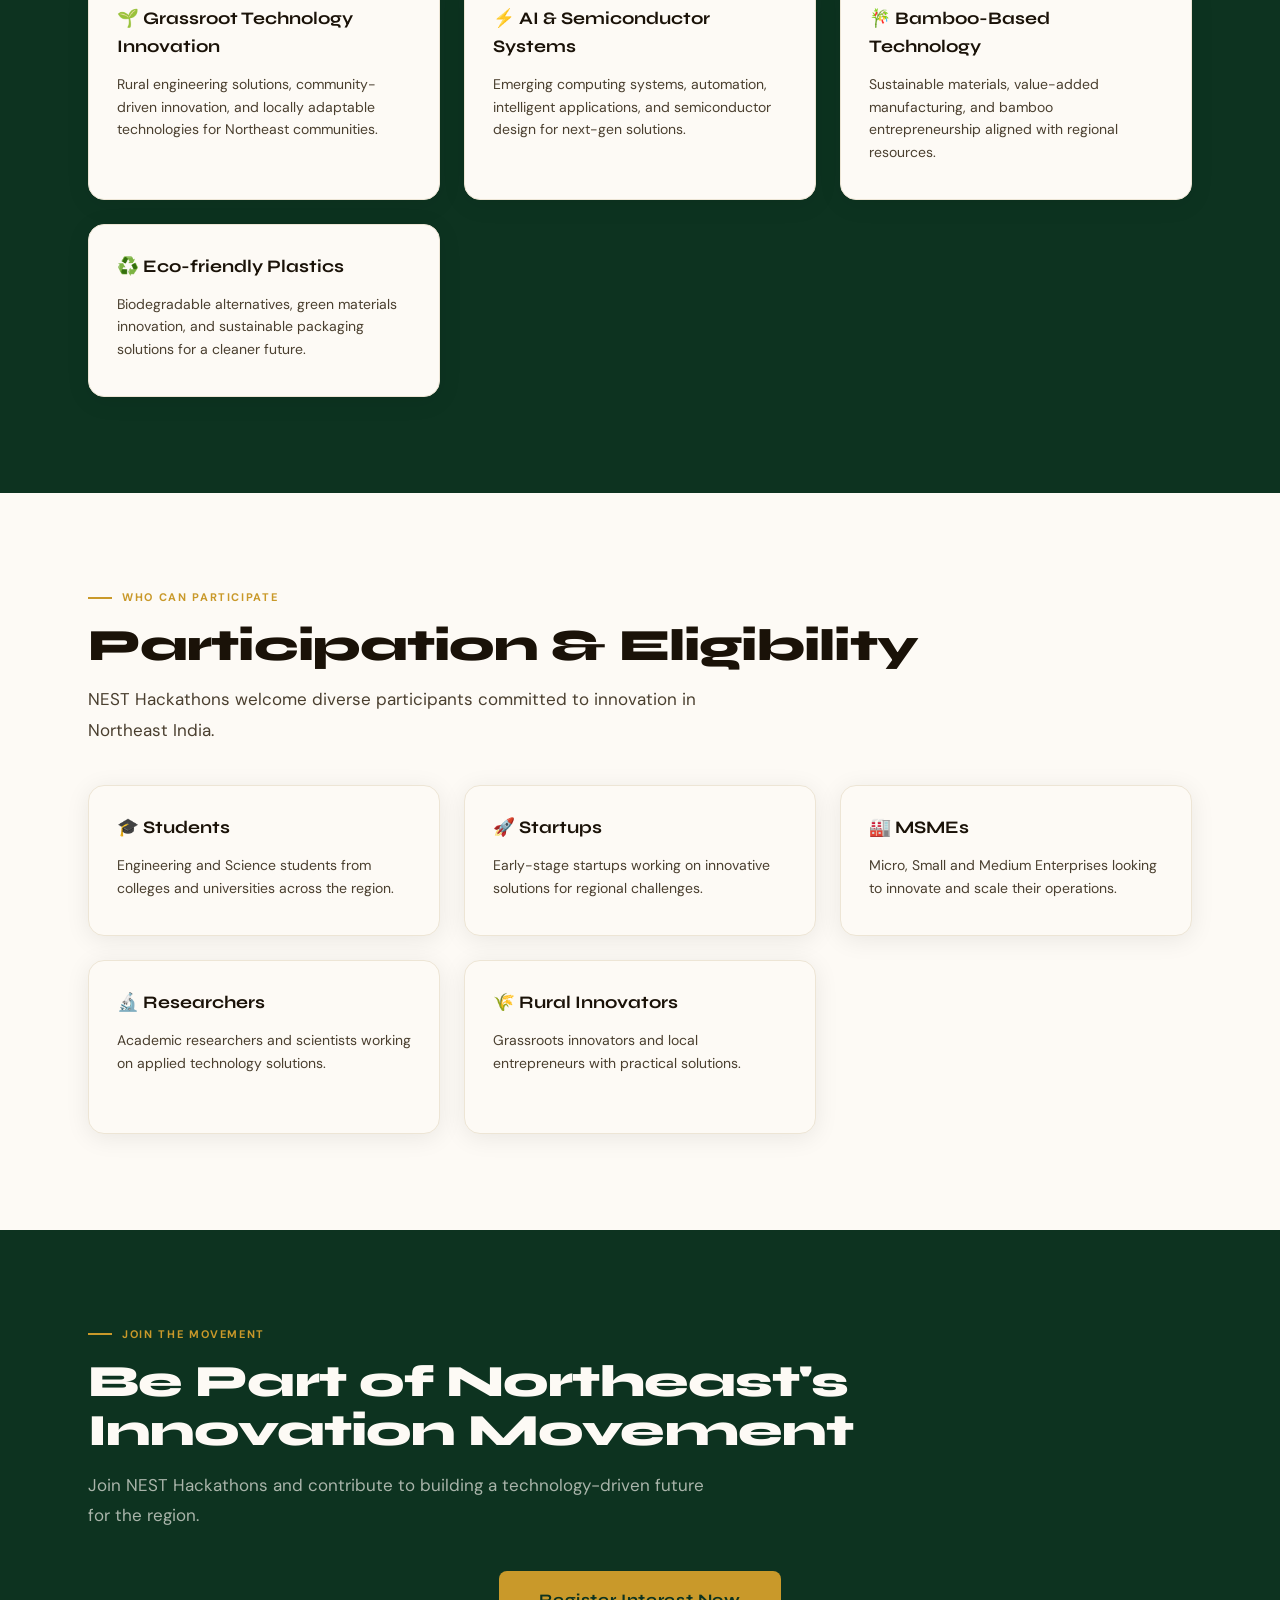
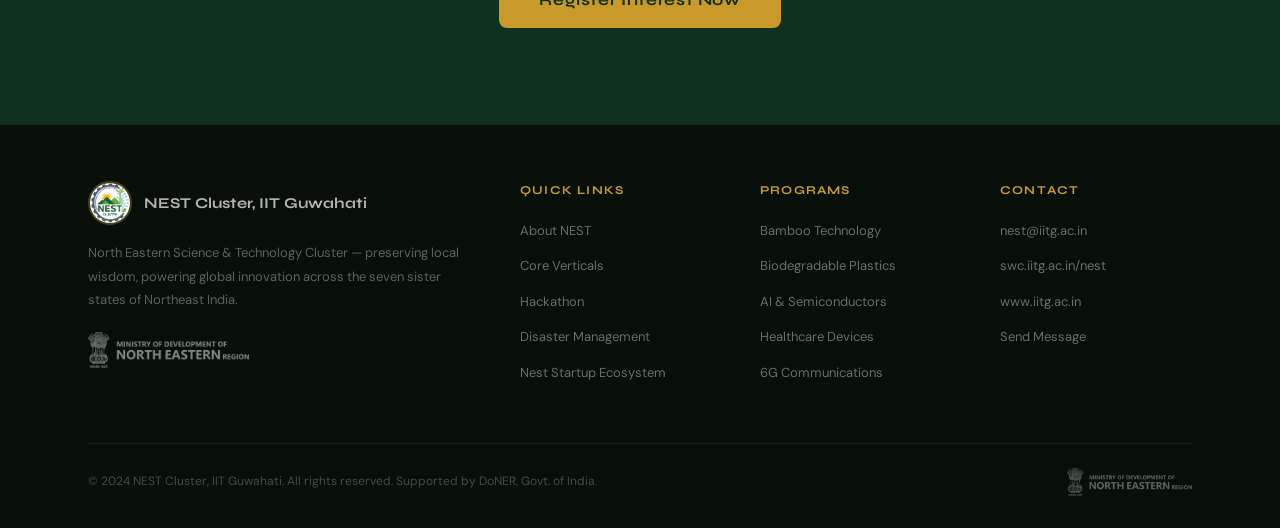
<file: nest-hackathon.html>
<!DOCTYPE html>
<html lang="en">
<head>
  <meta charset="UTF-8"/>
  <meta name="viewport" content="width=device-width, initial-scale=1.0"/>
  <title>NEST Innovation Hackathons | North Eastern Science & Technology Cluster</title>
  <meta name="description" content="NEST Innovation Hackathons - Driving Science, Technology & Entrepreneurship in Northeast India"/>


  <link rel="preconnect" href="https://fonts.googleapis.com"/>
  <link href="https://fonts.googleapis.com/css2?family=Syne:wght@400;500;600;700;800&family=DM+Sans:ital,wght@0,300;0,400;0,500;1,300&display=swap" rel="stylesheet"/>
  <link rel="icon" type="image/jpeg" href="Images/logo.jpg"/>
  <link rel="stylesheet" href="style.css"/>
</head>
<body>

<header class="navbar" id="navbar">
  <a href="index.html" class="navbar-brand">
    <img src="Images/logo.jpg" alt="NEST Cluster Logo" class="navbar-logo"/>
    <div class="navbar-title">
      <strong>NEST Cluster</strong>
      <span>IIT Guwahati</span>
    </div>
  </a>

  <nav class="navbar-links">
    <div class="dropdown">
      <a href="about.html" class="dropbtn">About ▾</a>
      <div class="dropdown-content">
        <a href="cluster_formation.html">Cluster Formation</a>
        <a href="cluster_activities.html">Cluster Activities</a>
        <a href="logo.html">About logo</a>
      </div>
    </div>
    <a href="verticals.html">Verticals</a>
    <a href="gallery.html">Gallery</a>
    <a href="disaster.html">Disaster Management</a>
    <a href="#impact">Impact</a>
    <a href="nest-startup-ecosystem.html">Nest Startup Ecosystem</a>
    <a href="nest-hackathon.html" class="active">Hackathon</a>
    <a href="#programs">Programs</a>
    <a href="#contact">Contact</a>
  </nav>

  <div class="navbar-actions">
    <img src="Images/banner.png" alt="Ministry of Development of North Eastern Region" class="navbar-ministry"/>
    <a href="apply.html" class="navbar-apply">Apply Now</a>
    <button class="hamburger" aria-label="Menu">
      <span></span><span></span><span></span>
    </button>
  </div>
</header>

<div class="mobile-menu" id="mobile-menu" style="display:none; position:fixed; top:72px; left:0; right:0; background:rgba(13,51,32,0.98); z-index:199; padding:24px; border-bottom:1px solid rgba(201,153,42,0.2);">
  <nav style="display:flex; flex-direction:column; gap:18px;">
    <a href="index.html#about" style="color:rgba(253,250,245,0.8); font-size:15px; text-decoration:none;">About</a>
    <a href="index.html#verticals" style="color:rgba(253,250,245,0.8); font-size:15px; text-decoration:none;">Verticals</a>
    <a href="index.html#inauguration" style="color:rgba(253,250,245,0.8); font-size:15px; text-decoration:none;">Inauguration</a>
    <a href="index.html#hub-model" style="color:rgba(253,250,245,0.8); font-size:15px; text-decoration:none;">Hub Model</a>
    <a href="index.html#community" style="color:rgba(253,250,245,0.8); font-size:15px; text-decoration:none;">Community</a>
    <a href="index.html#programs" style="color:rgba(253,250,245,0.8); font-size:15px; text-decoration:none;">Programs</a>
    <a href="index.html#contact" style="color:rgba(253,250,245,0.8); font-size:15px; text-decoration:none;">Contact</a>
  </nav>
</div>

<section class="disaster-hero">
  <div class="container">
    <h1>NEST Innovation Hackathons</h1>
    <p class="disaster-hero-sub">Driving Science, Technology & Entrepreneurship in Northeast India</p>
    <div class="disaster-hero-buttons">
      <a href="#challenges" class="btn btn--primary">Explore Challenges</a>
      <a href="https://docs.google.com/forms/d/e/1FAIpQLSc4YFFxxqvuJ-Xny1VK8y5ZSwmzbvZJoO8oq5XWSwJPvGpTBA/viewform?usp=publish-editor" target="_blank" rel="noopener noreferrer" class="btn btn--primary" style="font-size: 16px; padding: 16px 40px;">
        Register Interest Now
      </a>
    </div>
  </div>
</section>

<section class="section section--cream" id="about">
  <div class="container">
    <div class="reveal">
      <div class="section-label">About NEST Hackathons</div>
      <h2 class="section-title">Innovation Accelerators for Northeast India</h2>
      <p class="section-desc">NEST Hackathons serve as innovation accelerators, bringing together bright minds to tackle real-world challenges unique to the Northeast region.</p>
    </div>

    <div class="about-grid">
      <div class="about-text">
        <p>These intensive, time-bound events foster collaboration between students, startups, researchers, and rural innovators. Our hackathons focus on solving regional challenges—from sustainable agriculture and bamboo-based industries to AI-driven solutions and eco-friendly materials.</p>
        <p>By aligning with NEST's four official technology verticals, we ensure solutions that are both innovative and locally relevant. We actively encourage participation from rural youth, early-stage startups, and academic researchers, creating an inclusive ecosystem where diverse perspectives drive breakthrough innovations.</p>
      </div>
      <div class="about-img-wrap">
        <div class="disaster-card" style="background: var(--green-dark); border: none; border-left: 4px solid var(--gold);">
          <h3 style="font-family: 'Syne', sans-serif; color: var(--white); margin-bottom: 16px;">Key Highlights</h3>
          <ul style="list-style: none; padding: 0;">
            <li style="color: rgba(253,250,245,0.8); padding: 8px 0; padding-left: 24px; position: relative;">
              <span style="position: absolute; left: 0; color: var(--gold);">✓</span>Aligned with NEST's four technology verticals
            </li>
            <li style="color: rgba(253,250,245,0.8); padding: 8px 0; padding-left: 24px; position: relative;">
              <span style="position: absolute; left: 0; color: var(--gold);">✓</span>Regional challenge-focused problem statements
            </li>
            <li style="color: rgba(253,250,245,0.8); padding: 8px 0; padding-left: 24px; position: relative;">
              <span style="position: absolute; left: 0; color: var(--gold);">✓</span>Mentorship from IIT Guwahati faculty & industry experts
            </li>
            <li style="color: rgba(253,250,245,0.8); padding: 8px 0; padding-left: 24px; position: relative;">
              <span style="position: absolute; left: 0; color: var(--gold);">✓</span>Government-backed initiative with institutional support
            </li>
            <li style="color: rgba(253,250,245,0.8); padding: 8px 0; padding-left: 24px; position: relative;">
              <span style="position: absolute; left: 0; color: var(--gold);">✓</span>Pathway to incubation and funding opportunities
            </li>
          </ul>
        </div>
      </div>
    </div>
  </div>
</section>

<section class="section section--dark" id="challenges">
  <div class="container">
    <div class="reveal">
      <div class="section-label">Innovation Focus</div>
      <h2 class="section-title section-title--light">Thematic Focus Areas</h2>
      <p class="section-desc section-desc--light">Our hackathons align with NEST's official technology verticals, driving innovation across critical domains.</p>
    </div>

    <div class="disaster-grid">
      <div class="disaster-card reveal">
        <h3>🌱 Grassroot Technology Innovation</h3>
        <p>Rural engineering solutions, community-driven innovation, and locally adaptable technologies for Northeast communities.</p>
      </div>
      <div class="disaster-card reveal">
        <h3>⚡ AI & Semiconductor Systems</h3>
        <p>Emerging computing systems, automation, intelligent applications, and semiconductor design for next-gen solutions.</p>
      </div>
      <div class="disaster-card reveal">
        <h3>🎋 Bamboo-Based Technology</h3>
        <p>Sustainable materials, value-added manufacturing, and bamboo entrepreneurship aligned with regional resources.</p>
      </div>
      <div class="disaster-card reveal">
        <h3>♻️ Eco-friendly Plastics</h3>
        <p>Biodegradable alternatives, green materials innovation, and sustainable packaging solutions for a cleaner future.</p>
      </div>
    </div>
  </div>
</section>

<section class="section section--white" id="eligibility">
  <div class="container">
    <div class="reveal">
      <div class="section-label">Who Can Participate</div>
      <h2 class="section-title">Participation & Eligibility</h2>
      <p class="section-desc">NEST Hackathons welcome diverse participants committed to innovation in Northeast India.</p>
    </div>

    <div class="disaster-grid" style="grid-template-columns: repeat(3, 1fr);">
      <div class="disaster-card reveal">
        <h3>🎓 Students</h3>
        <p>Engineering and Science students from colleges and universities across the region.</p>
      </div>
      <div class="disaster-card reveal">
        <h3>🚀 Startups</h3>
        <p>Early-stage startups working on innovative solutions for regional challenges.</p>
      </div>
      <div class="disaster-card reveal">
        <h3>🏭 MSMEs</h3>
        <p>Micro, Small and Medium Enterprises looking to innovate and scale their operations.</p>
      </div>
      <div class="disaster-card reveal">
        <h3>🔬 Researchers</h3>
        <p>Academic researchers and scientists working on applied technology solutions.</p>
      </div>
      <div class="disaster-card reveal">
        <h3>🌾 Rural Innovators</h3>
        <p>Grassroots innovators and local entrepreneurs with practical solutions.</p>
      </div>
      <div class="disaster-card reveal">
        <h3>🤝 Collaborators</h3>
        <p>NGOs, government departments, and industry partners working on regional development.</p>
      </div>
    </div>
  </div>
</section>

<section class="section section--dark" id="register">
  <div class="container">
    <div class="reveal">
      <div class="section-label">Join the Movement</div>
      <h2 class="section-title section-title--light">Be Part of Northeast's Innovation Movement</h2>
      <p class="section-desc section-desc--light">Join NEST Hackathons and contribute to building a technology-driven future for the region.</p>
    </div>

    <div style="text-align: center; margin-top: 40px;">
      <a href="https://docs.google.com/forms/d/e/1FAIpQLSc4YFFxxqvuJ-Xny1VK8y5ZSwmzbvZJoO8oq5XWSwJPvGpTBA/viewform?usp=publish-editor" target="_blank" rel="noopener noreferrer" class="btn btn--primary" style="font-size: 16px; padding: 16px 40px;">
        Register Interest Now
      </a>
    </div>
  </div>
</section>

<footer class="footer">
  <div class="container">
    <div class="footer-grid">
      <div>
        <div class="footer-brand">
          <img src="Images/logo.jpg" alt="NEST Logo"/>
          <span class="footer-brand-name">NEST Cluster, IIT Guwahati</span>
        </div>
        <p class="footer-desc">
          North Eastern Science &amp; Technology Cluster — preserving local wisdom, powering global innovation across the seven sister states of Northeast India.
        </p>
        <div style="margin-top:20px;">
          <img src="Images/banner.png" alt="Ministry of Development of North Eastern Region" style="height:36px; opacity:0.5; filter:brightness(0) invert(1);"/>
        </div>
      </div>

      <div class="footer-col">
        <h4>Quick Links</h4>
        <ul>
          <li><a href="about.html">About NEST</a></li>
          <li><a href="verticals.html">Core Verticals</a></li>
          <li><a href="nest-hackathon.html">Hackathon</a></li>
          <li><a href="disaster.html">Disaster Management</a></li>
          <li><a href="nest-startup-ecosystem.html">Nest Startup Ecosystem</a></li>
        </ul>
      </div>

      <div class="footer-col">
        <h4>Programs</h4>
        <ul>
          <li><a href="#programs">Bamboo Technology</a></li>
          <li><a href="#programs">Biodegradable Plastics</a></li>
          <li><a href="#programs">AI &amp; Semiconductors</a></li>
          <li><a href="#programs">Healthcare Devices</a></li>
          <li><a href="#programs">6G Communications</a></li>
        </ul>
      </div>

      <div class="footer-col">
        <h4>Contact</h4>
        <ul>
          <li><a href="mailto:nest@iitg.ac.in">nest@iitg.ac.in</a></li>
          <li><a href="https://swc.iitg.ac.in/nest/" target="_blank">swc.iitg.ac.in/nest</a></li>
          <li><a href="https://www.iitg.ac.in" target="_blank">www.iitg.ac.in</a></li>
          <li><a href="#contact">Send Message</a></li>
        </ul>
      </div>
    </div>

    <div class="footer-bottom">
      <p>© 2024 NEST Cluster, IIT Guwahati. All rights reserved. Supported by DoNER, Govt. of India.</p>
      <img src="Images/banner.png" alt="Ministry logo" class="footer-ministry"/>
    </div>
  </div>
</footer>

<script src="main.js"></script>

</body>
</html>
</file>
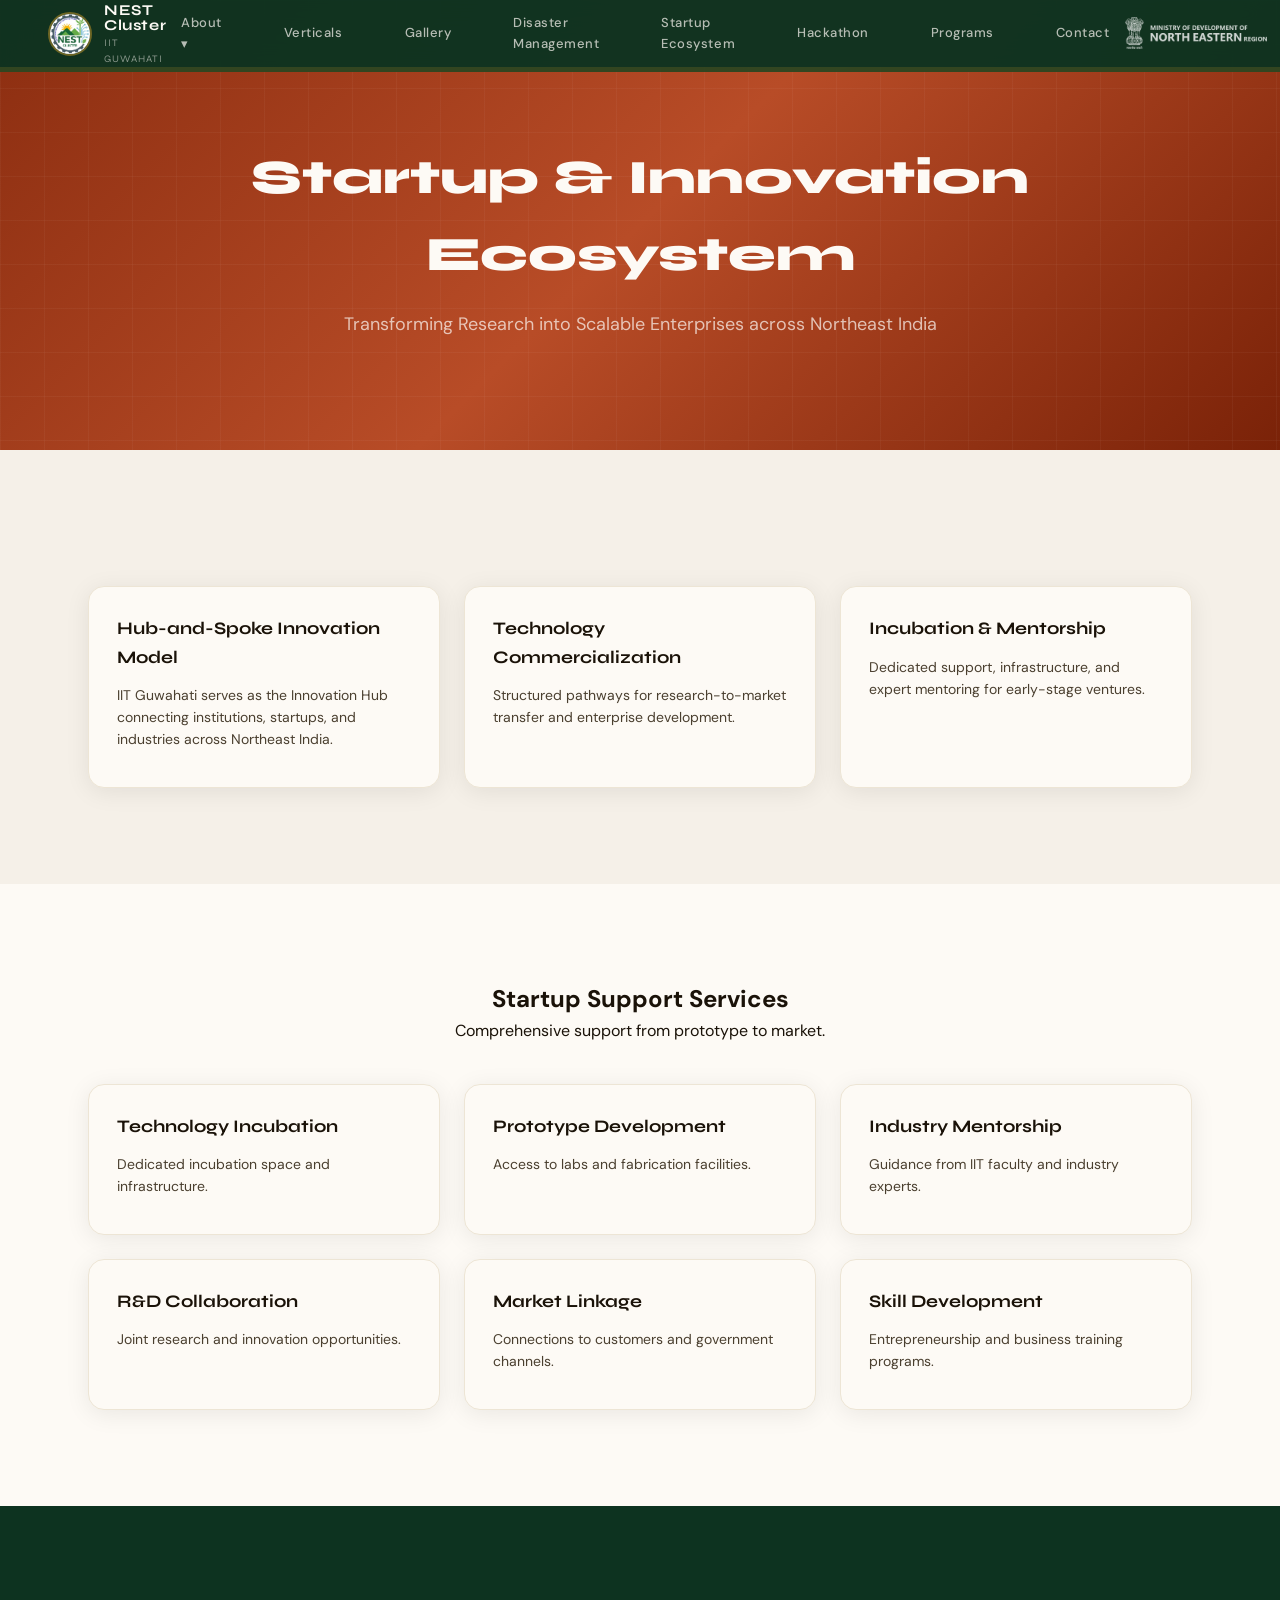
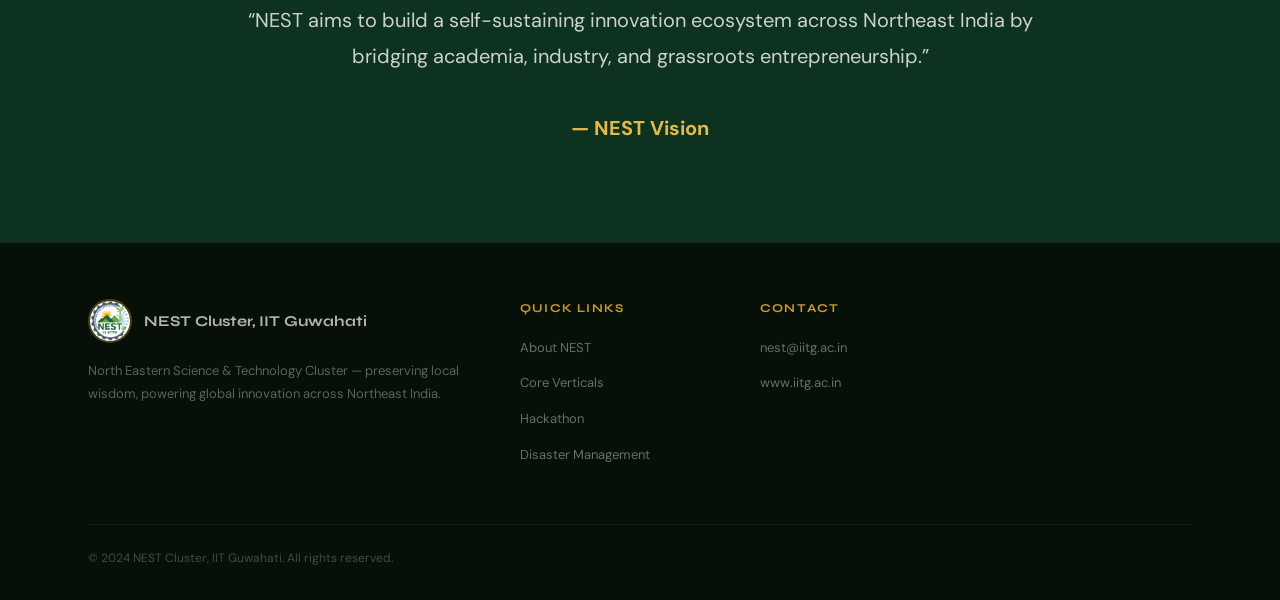
<file: nest-startup-ecosystem.html>
<!DOCTYPE html>
<html lang="en">
<head>
  <meta charset="UTF-8"/>
  <meta name="viewport" content="width=device-width, initial-scale=1.0"/>
  <title>NEST Startup Ecosystem | North Eastern Science & Technology Cluster — IIT Guwahati</title>
  <meta name="description" content="NEST Startup & Innovation Ecosystem at IIT Guwahati — transforming research into scalable enterprises across Northeast India."/>


  <link rel="preconnect" href="https://fonts.googleapis.com"/>
  <link href="https://fonts.googleapis.com/css2?family=Syne:wght@400;500;600;700;800&family=DM+Sans:ital,wght@0,300;0,400;0,500;1,300&display=swap" rel="stylesheet"/>

  <link rel="icon" type="image/jpeg" href="Images/logo.jpg"/>

  <link rel="stylesheet" href="style.css"/>
</head>

<body>

<header class="navbar" id="navbar">
  <a href="index.html" class="navbar-brand">
    <img src="Images/logo.jpg" alt="NEST Cluster Logo" class="navbar-logo"/>
    <div class="navbar-title">
      <strong>NEST Cluster</strong>
      <span>IIT Guwahati</span>
    </div>
  </a>

  <nav class="navbar-links">
    <div class="dropdown">
      <a href="about.html" class="dropbtn">About ▾</a>
      <div class="dropdown-content">
        <a href="cluster_formation.html">Cluster Formation</a>
        <a href="cluster_activities.html">Cluster Activities</a>
        <a href="logo.html">About Logo</a>
      </div>
    </div>
    <a href="verticals.html">Verticals</a>
    <a href="gallery.html">Gallery</a>
    <a href="disaster.html">Disaster Management</a>
    <a href="nest-startup-ecosystem.html">Startup Ecosystem</a>
    <a href="nest-hackathon.html">Hackathon</a>
    <a href="#services">Programs</a>
    <a href="#contact">Contact</a>
  </nav>

  <div class="navbar-actions">
    <img src="Images/banner.png" alt="Ministry of Development of North Eastern Region" class="navbar-ministry"/>
    <a href="apply.html" class="navbar-apply">Apply Now</a>
    <button class="hamburger" aria-label="Menu">
      <span></span><span></span><span></span>
    </button>
  </div>
</header>


<div class="mobile-menu" id="mobile-menu" style="display:none; position:fixed; top:72px; left:0; right:0; background:rgba(13,51,32,0.98); z-index:199; padding:24px; border-bottom:1px solid rgba(201,153,42,0.2);">
  <nav style="display:flex; flex-direction:column; gap:18px;">
    <a href="about.html">About</a>
    <a href="verticals.html">Verticals</a>
    <a href="nest-hackathon.html">Hackathon</a>
    <a href="disaster.html">Disaster Management</a>
    <a href="nest-startup-ecosystem.html">Startup Ecosystem</a>
    <a href="#services">Programs</a>
    <a href="#contact">Contact</a>
  </nav>
</div>

<main>

  <section class="startup-hero">
    <div class="container">
      <h1>Startup & Innovation Ecosystem</h1>
      <p class="startup-hero-sub">
        Transforming Research into Scalable Enterprises across Northeast India
      </p>
    </div>
  </section>

  <section class="section section--cream">
    <div class="container">
      <div class="disaster-grid">

        <div class="disaster-card">
          <h3>Hub-and-Spoke Innovation Model</h3>
          <p>IIT Guwahati serves as the Innovation Hub connecting institutions, startups, and industries across Northeast India.</p>
        </div>

        <div class="disaster-card">
          <h3>Technology Commercialization</h3>
          <p>Structured pathways for research-to-market transfer and enterprise development.</p>
        </div>

        <div class="disaster-card">
          <h3>Incubation & Mentorship</h3>
          <p>Dedicated support, infrastructure, and expert mentoring for early-stage ventures.</p>
        </div>

      </div>
    </div>
  </section>


  <section class="section section--white" id="services">
    <div class="container">
      <div style="text-align:center; margin-bottom:40px;">
        <h2>Startup Support Services</h2>
        <p>Comprehensive support from prototype to market.</p>
      </div>

      <div class="disaster-grid">

        <div class="disaster-card">
          <h3>Technology Incubation</h3>
          <p>Dedicated incubation space and infrastructure.</p>
        </div>

        <div class="disaster-card">
          <h3>Prototype Development</h3>
          <p>Access to labs and fabrication facilities.</p>
        </div>

        <div class="disaster-card">
          <h3>Industry Mentorship</h3>
          <p>Guidance from IIT faculty and industry experts.</p>
        </div>

        <div class="disaster-card">
          <h3>R&D Collaboration</h3>
          <p>Joint research and innovation opportunities.</p>
        </div>

        <div class="disaster-card">
          <h3>Market Linkage</h3>
          <p>Connections to customers and government channels.</p>
        </div>

        <div class="disaster-card">
          <h3>Skill Development</h3>
          <p>Entrepreneurship and business training programs.</p>
        </div>

      </div>
    </div>
  </section>


  <section class="section section--dark">
    <div class="container" style="text-align:center;">
      <blockquote style="max-width:800px; margin:0 auto; font-size:20px; line-height:1.8; color:rgba(253,250,245,0.8);">
        “NEST aims to build a self-sustaining innovation ecosystem across Northeast India by bridging academia, industry, and grassroots entrepreneurship.”
        <br><br>
        <strong style="color:var(--gold-light);">— NEST Vision</strong>
      </blockquote>
    </div>
  </section>

</main>


<footer class="footer">
  <div class="container">
    <div class="footer-grid">
      <div>
        <div class="footer-brand">
          <img src="Images/logo.jpg" alt="NEST Logo"/>
          <span class="footer-brand-name">NEST Cluster, IIT Guwahati</span>
        </div>
        <p class="footer-desc">
          North Eastern Science & Technology Cluster — preserving local wisdom, powering global innovation across Northeast India.
        </p>
      </div>

      <div class="footer-col">
        <h4>Quick Links</h4>
        <ul>
          <li><a href="about.html">About NEST</a></li>
          <li><a href="verticals.html">Core Verticals</a></li>
          <li><a href="nest-hackathon.html">Hackathon</a></li>
          <li><a href="disaster.html">Disaster Management</a></li>
        </ul>
      </div>

      <div class="footer-col">
        <h4>Contact</h4>
        <ul>
          <li><a href="mailto:nest@iitg.ac.in">nest@iitg.ac.in</a></li>
          <li><a href="https://www.iitg.ac.in" target="_blank">www.iitg.ac.in</a></li>
        </ul>
      </div>
    </div>

    <div class="footer-bottom">
      <p>© 2024 NEST Cluster, IIT Guwahati. All rights reserved.</p>
    </div>
  </div>
</footer>

</body>
</html>
</file>
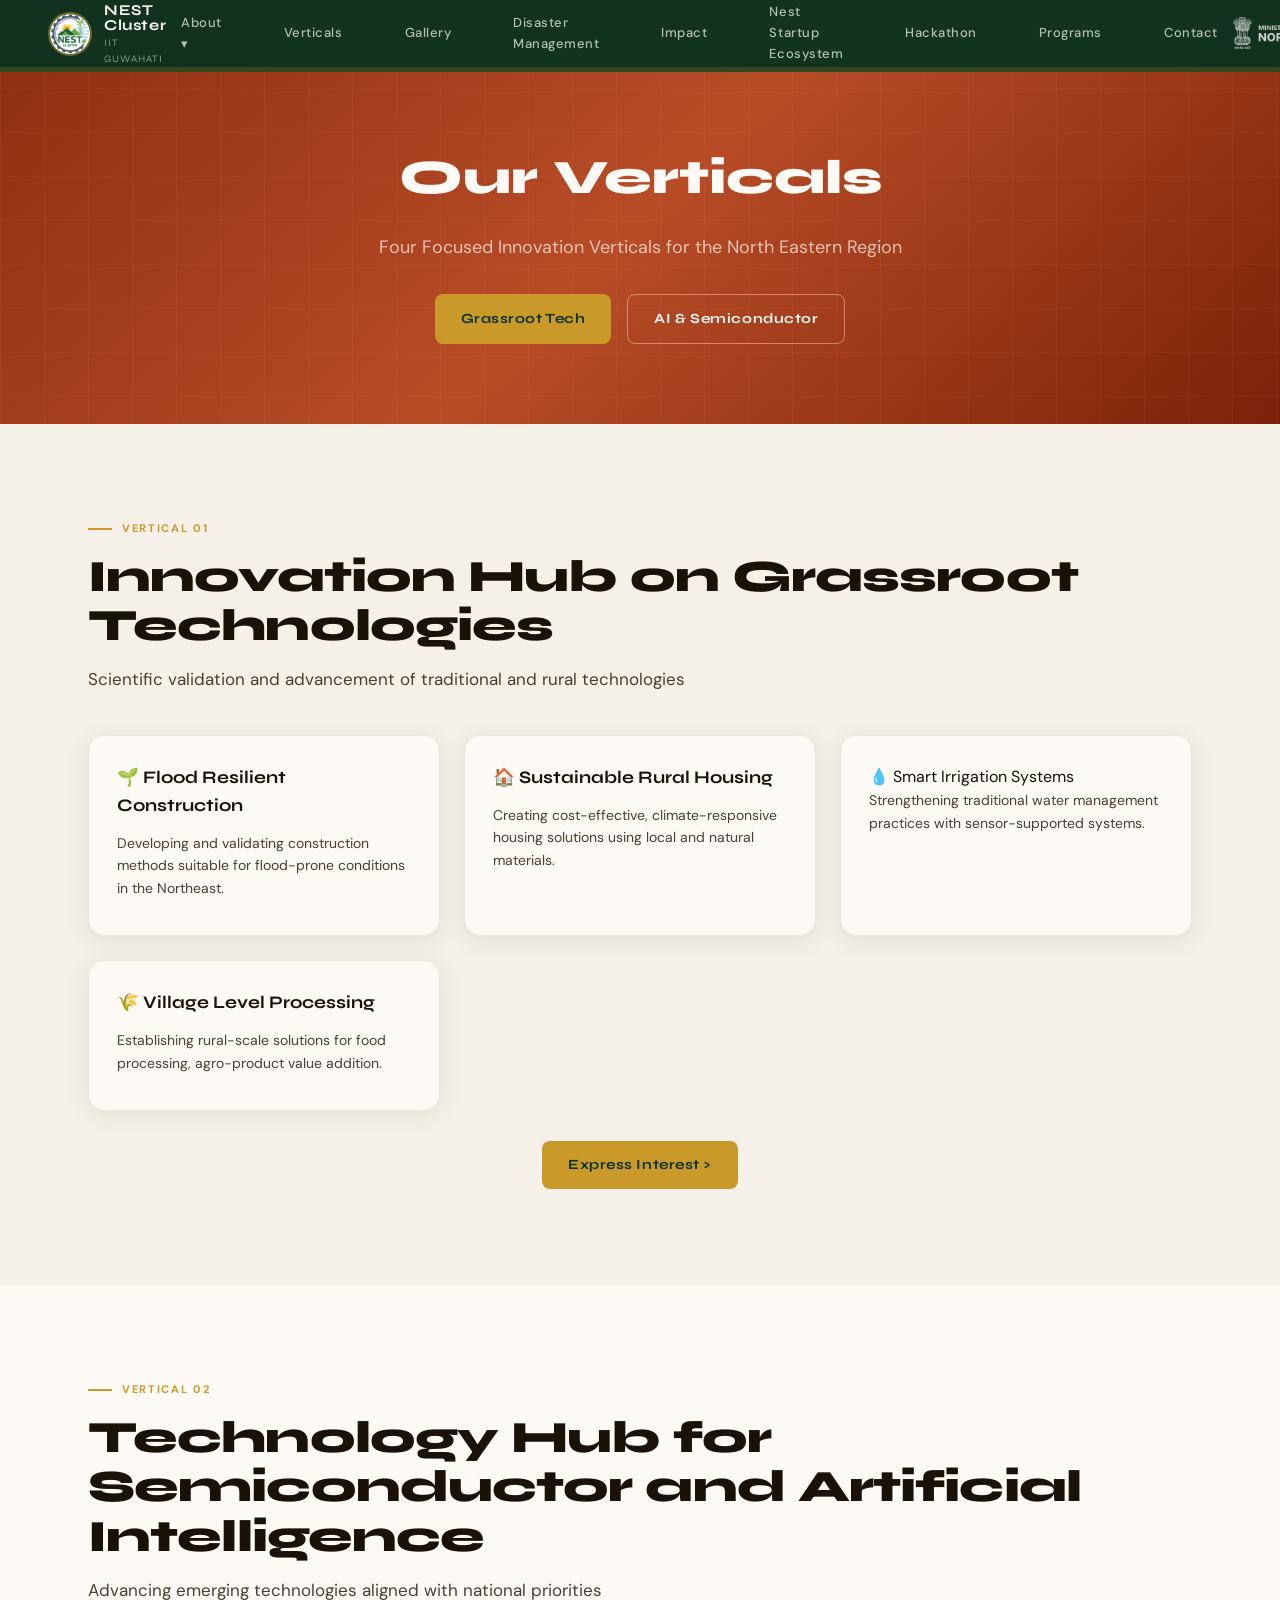
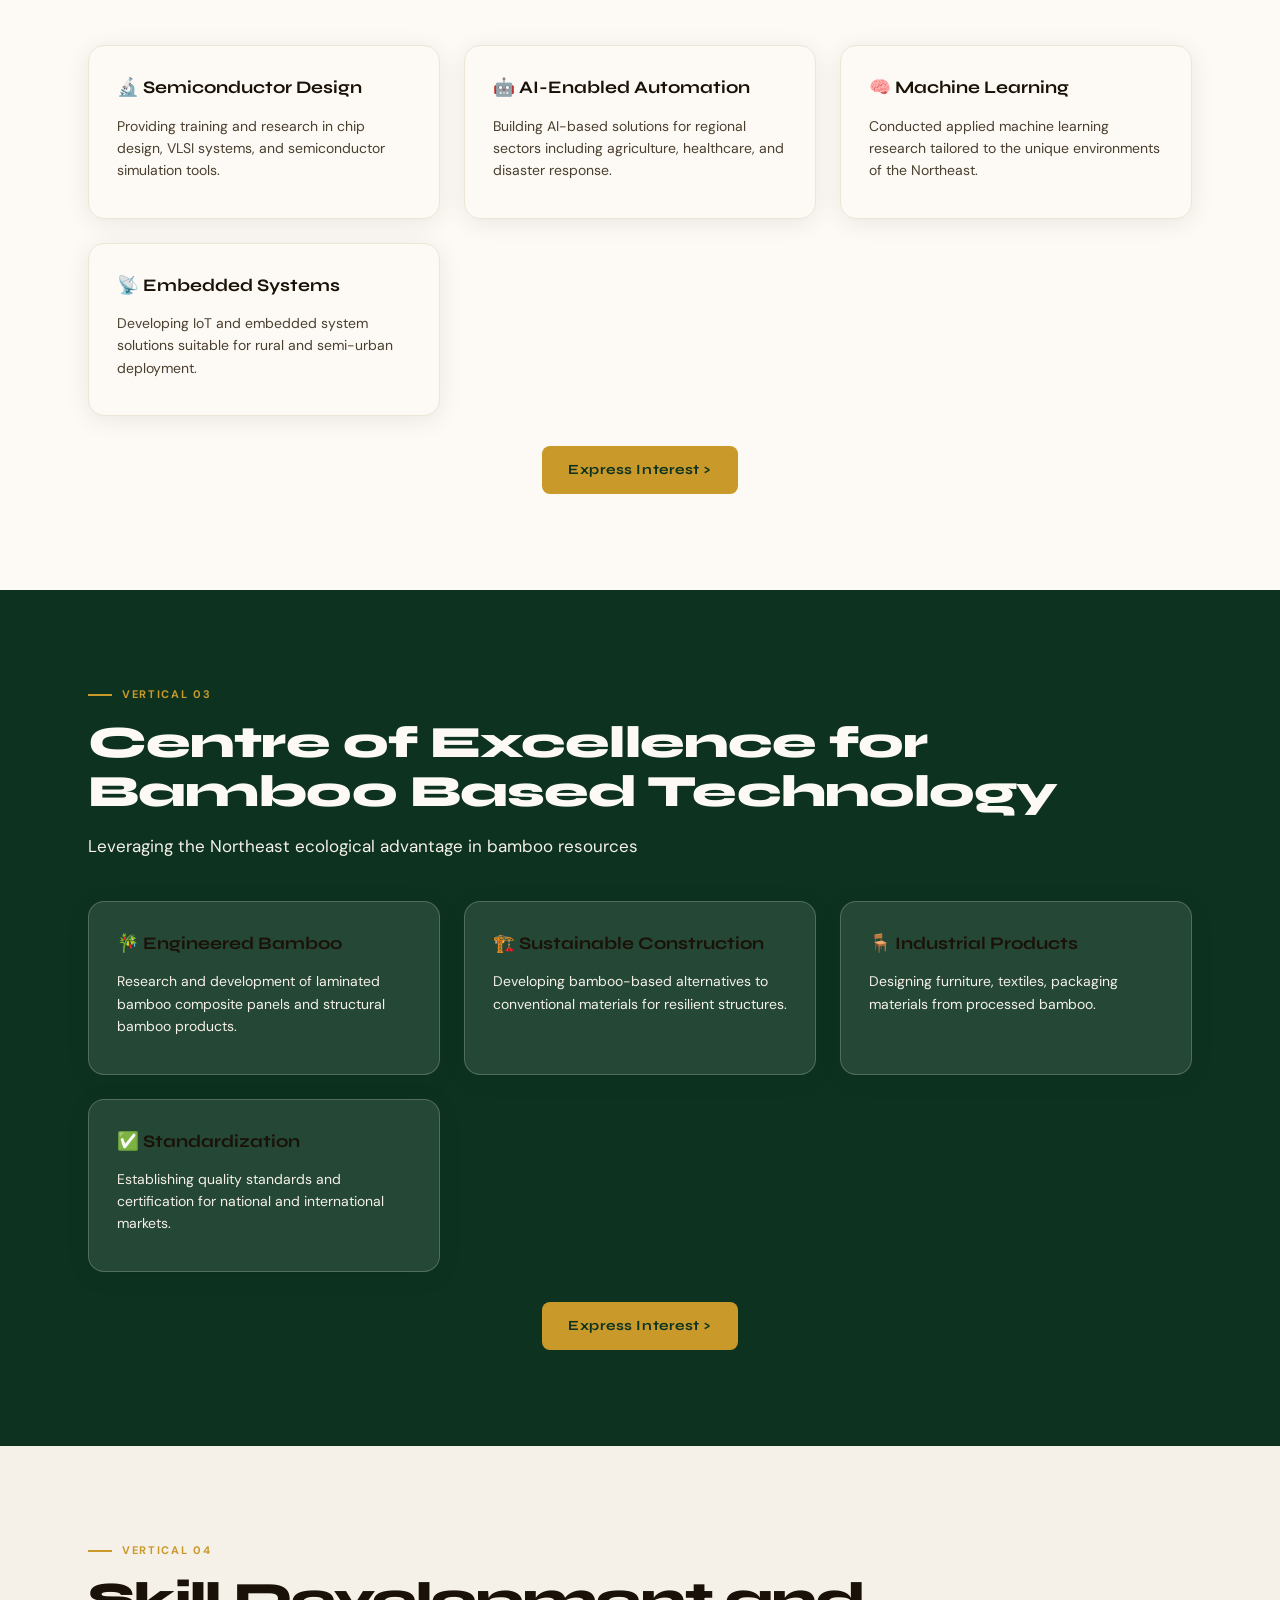
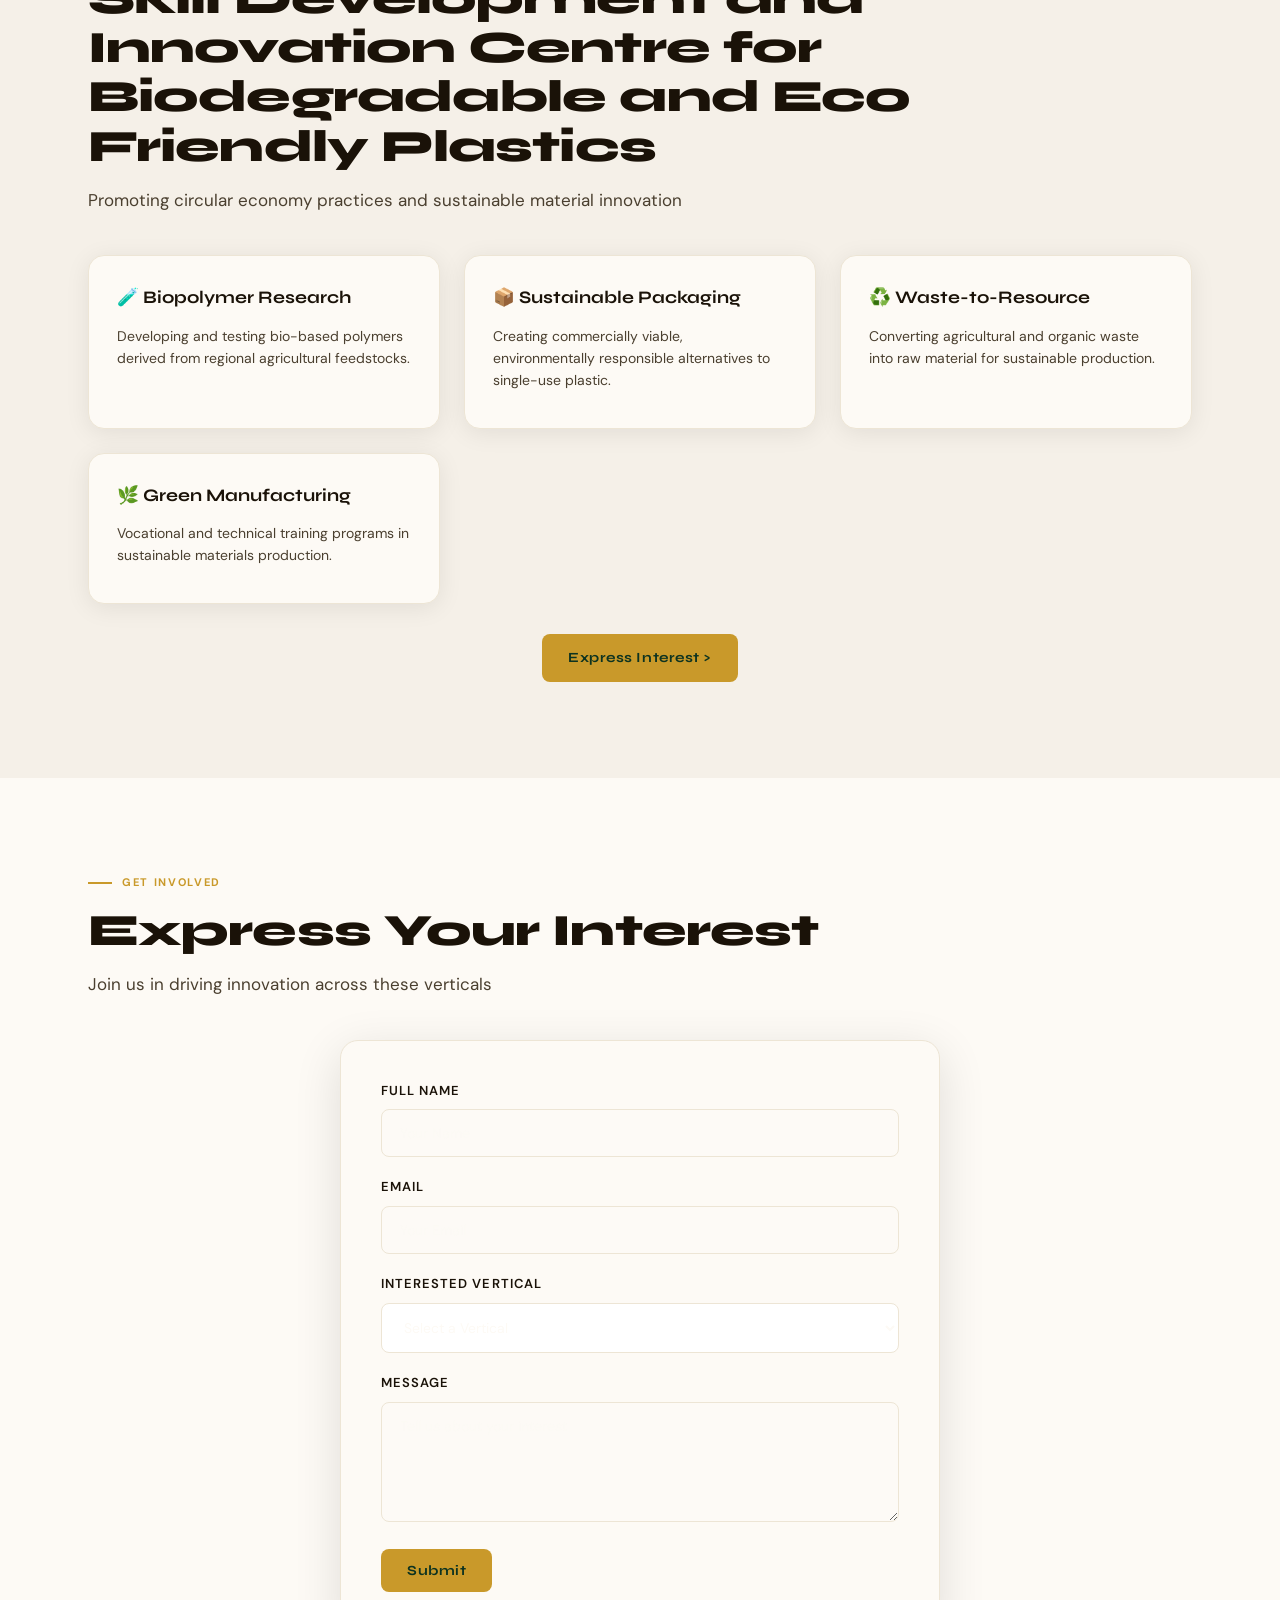
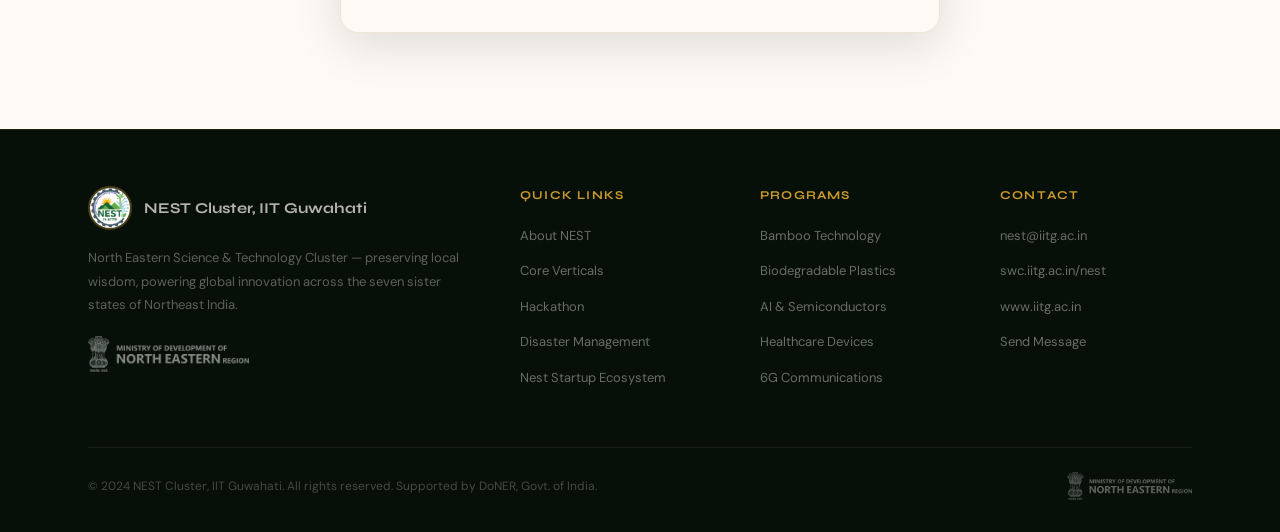
<file: verticals.html>
<!DOCTYPE html>
<html lang="en">
<head>
    <meta charset="UTF-8"/>
    <meta name="viewport" content="width=device-width, initial-scale=1.0"/>
    <title>Our Verticals | NESt</title>
    <meta name="description" content="NEST Cluster Verticals - Innovation Hub on Grassroot Technologies, Semiconductor & AI, Bamboo Based Technology, Biodegradable Plastics"/>

    <link rel="preconnect" href="https://fonts.googleapis.com"/>
    <link href="https://fonts.googleapis.com/css2?family=Syne:wght@400;500;600;700;800&family=DM+Sans:ital,wght@0,300;0,400;0,500;1,300&display=swap" rel="stylesheet"/>
    <link rel="icon" type="image/jpeg" href="Images/logo.jpg"/>
    <link rel="stylesheet" href="style.css"/>
</head>
<body>

<header class="navbar" id="navbar">
  <a href="index.html" class="navbar-brand">
    <img src="Images/logo.jpg" alt="NEST Cluster Logo" class="navbar-logo"/>
    <div class="navbar-title">
      <strong>NEST Cluster</strong>
      <span>IIT Guwahati</span>
    </div>
  </a>

  <nav class="navbar-links">
    <div class="dropdown">
      <a href="about.html" class="dropbtn">About ▾</a>
      <div class="dropdown-content">
        <a href="cluster_formation.html">Cluster Formation</a>
        <a href="cluster_activities.html">Cluster Activities</a>
        <a href="logo.html">About logo</a>
      </div>
    </div>
    <a href="verticals.html">Verticals</a>
    <a href="gallery.html">Gallery</a>
    <a href="disaster.html">Disaster Management</a>
    <a href="#impact">Impact</a>
    <a href="nest-startup-ecosystem.html">Nest Startup Ecosystem</a>
    <a href="nest-hackathon.html">Hackathon</a>
    <a href="#programs">Programs</a>
    <a href="#contact">Contact</a>
  </nav>

  <div class="navbar-actions">
    <img src="Images/banner.png" alt="Ministry of Development of North Eastern Region" class="navbar-ministry"/>
    <a href="apply.html" class="navbar-apply">Apply Now</a>
    <button class="hamburger" aria-label="Menu">
      <span></span><span></span><span></span>
    </button>
  </div>
</header>

<div class="mobile-menu" id="mobile-menu" style="display:none; position:fixed; top:72px; left:0; right:0; background:rgba(13,51,32,0.98); z-index:199; padding:24px; border-bottom:1px solid rgba(201,153,42,0.2);">
  <nav style="display:flex; flex-direction:column; gap:18px;">
    <a href="index.html#about" style="color:rgba(253,250,245,0.8); font-size:15px; text-decoration:none;">About</a>
    <a href="index.html#verticals" style="color:rgba(253,250,245,0.8); font-size:15px; text-decoration:none;">Verticals</a>
    <a href="index.html#inauguration" style="color:rgba(253,250,245,0.8); font-size:15px; text-decoration:none;">Inauguration</a>
    <a href="index.html#hub-model" style="color:rgba(253,250,245,0.8); font-size:15px; text-decoration:none;">Hub Model</a>
    <a href="index.html#community" style="color:rgba(253,250,245,0.8); font-size:15px; text-decoration:none;">Community</a>
    <a href="index.html#programs" style="color:rgba(253,250,245,0.8); font-size:15px; text-decoration:none;">Programs</a>
    <a href="index.html#contact" style="color:rgba(253,250,245,0.8); font-size:15px; text-decoration:none;">Contact</a>
  </nav>
</div>


<section class="disaster-hero">
  <div class="container">
    <h1>Our Verticals</h1>
    <p class="disaster-hero-sub">Four Focused Innovation Verticals for the North Eastern Region</p>
    <div class="disaster-hero-buttons">
      <a href="#grassroot" class="btn btn--primary">Grassroot Tech</a>
      <a href="#semiconductor" class="btn btn--outline">AI & Semiconductor</a>
    </div>
  </div>
</section>


<section class="section section--cream" id="grassroot">
  <div class="container">
    <div class="reveal">
      <div class="section-label">Vertical 01</div>
      <h2 class="section-title">Innovation Hub on Grassroot Technologies</h2>
      <p class="section-desc">Scientific validation and advancement of traditional and rural technologies</p>
    </div>

    <div class="disaster-grid">
      <div class="disaster-card reveal">
        <h3>🌱 Flood Resilient Construction</h3>
        <p>Developing and validating construction methods suitable for flood-prone conditions in the Northeast.</p>
      </div>

      <div class="disaster-card reveal">
        <h3>🏠 Sustainable Rural Housing</h3>
        <p>Creating cost-effective, climate-responsive housing solutions using local and natural materials.</p>
      </div>

      <div class="disaster-card reveal">
        <h3">💧 Smart Irrigation Systems</h3>
        <p>Strengthening traditional water management practices with sensor-supported systems.</p>
      </div>

      <div class="disaster-card reveal">
        <h3>🌾 Village Level Processing</h3>
        <p>Establishing rural-scale solutions for food processing, agro-product value addition.</p>
      </div>
    </div>

    <div class="reveal" style="margin-top: 30px; text-align: center;">
      <a href="#contact" class="btn btn--primary">Express Interest ></a>
    </div>
  </div>
</section>


<section class="section section--white" id="semiconductor">
  <div class="container">
    <div class="reveal">
      <div class="section-label">Vertical 02</div>
      <h2 class="section-title">Technology Hub for Semiconductor and Artificial Intelligence</h2>
      <p class="section-desc">Advancing emerging technologies aligned with national priorities</p>
    </div>

    <div class="disaster-grid">
      <div class="disaster-card reveal">
        <h3>🔬 Semiconductor Design</h3>
        <p>Providing training and research in chip design, VLSI systems, and semiconductor simulation tools.</p>
      </div>

      <div class="disaster-card reveal">
        <h3>🤖 AI-Enabled Automation</h3>
        <p>Building AI-based solutions for regional sectors including agriculture, healthcare, and disaster response.</p>
      </div>

      <div class="disaster-card reveal">
        <h3>🧠 Machine Learning</h3>
        <p>Conducted applied machine learning research tailored to the unique environments of the Northeast.</p>
      </div>

      <div class="disaster-card reveal">
        <h3>📡 Embedded Systems</h3>
        <p>Developing IoT and embedded system solutions suitable for rural and semi-urban deployment.</p>
      </div>
    </div>

    <div class="reveal" style="margin-top: 30px; text-align: center;">
      <a href="#contact" class="btn btn--primary">Express Interest ></a>
    </div>
  </div>
</section>


<section class="section section--dark" id="bamboo">
  <div class="container">
    <div class="reveal">
      <div class="section-label">Vertical 03</div>
      <h2 class="section-title section-title--light">Centre of Excellence for Bamboo Based Technology</h2>
      <p class="section-desc" style="color: var(--cream);">Leveraging the Northeast ecological advantage in bamboo resources</p>
    </div>

    <div class="disaster-grid">
      <div class="disaster-card reveal" style="background: rgba(255,255,255,0.1); border: 1px solid rgba(255,255,255,0.2);">
        <h3>🎋 Engineered Bamboo</h3>
        <p style="color: var(--cream);">Research and development of laminated bamboo composite panels and structural bamboo products.</p>
      </div>

      <div class="disaster-card reveal" style="background: rgba(255,255,255,0.1); border: 1px solid rgba(255,255,255,0.2);">
        <h3>🏗️ Sustainable Construction</h3>
        <p style="color: var(--cream);">Developing bamboo-based alternatives to conventional materials for resilient structures.</p>
      </div>

      <div class="disaster-card reveal" style="background: rgba(255,255,255,0.1); border: 1px solid rgba(255,255,255,0.2);">
        <h3>🪑 Industrial Products</h3>
        <p style="color: var(--cream);">Designing furniture, textiles, packaging materials from processed bamboo.</p>
      </div>

      <div class="disaster-card reveal" style="background: rgba(255,255,255,0.1); border: 1px solid rgba(255,255,255,0.2);">
        <h3>✅ Standardization</h3>
        <p style="color: var(--cream);">Establishing quality standards and certification for national and international markets.</p>
      </div>
    </div>

    <div class="reveal" style="margin-top: 30px; text-align: center;">
      <a href="#contact" class="btn btn--primary">Express Interest ></a>
    </div>
  </div>
</section>


<section class="section section--cream" id="bioplastics">
  <div class="container">
    <div class="reveal">
      <div class="section-label">Vertical 04</div>
      <h2 class="section-title">Skill Development and Innovation Centre for Biodegradable and Eco Friendly Plastics</h2>
      <p class="section-desc">Promoting circular economy practices and sustainable material innovation</p>
    </div>

    <div class="disaster-grid">
      <div class="disaster-card reveal">
        <h3>🧪 Biopolymer Research</h3>
        <p>Developing and testing bio-based polymers derived from regional agricultural feedstocks.</p>
      </div>

      <div class="disaster-card reveal">
        <h3>📦 Sustainable Packaging</h3>
        <p>Creating commercially viable, environmentally responsible alternatives to single-use plastic.</p>
      </div>

      <div class="disaster-card reveal">
        <h3>♻️ Waste-to-Resource</h3>
        <p>Converting agricultural and organic waste into raw material for sustainable production.</p>
      </div>

      <div class="disaster-card reveal">
        <h3>🌿 Green Manufacturing</h3>
        <p>Vocational and technical training programs in sustainable materials production.</p>
      </div>
    </div>

    <div class="reveal" style="margin-top: 30px; text-align: center;">
      <a href="#contact" class="btn btn--primary">Express Interest ></a>
    </div>
  </div>
</section>


<section class="section section--white" id="contact">
  <div class="container">
    <div class="reveal">
      <div class="section-label">Get Involved</div>
      <h2 class="section-title">Express Your Interest</h2>
      <p class="section-desc">Join us in driving innovation across these verticals</p>
    </div>

    <div class="disaster-form-card reveal" style="background: var(--white); border-radius: 18px; padding: 40px; box-shadow: var(--shadow-lg); border: 1px solid var(--cream-dark); max-width: 600px; margin: 40px auto 0;">
      <form class="report-form">
        <div class="form-group" style="margin-bottom: 20px;">
          <label for="name" style="display: block; font-size: 13px; font-weight: 600; color: var(--text-dark); margin-bottom: 8px;">Full Name</label>
          <input type="text" placeholder="Your Name" id="name" required style="width: 100%; padding: 14px 18px; border: 1px solid var(--cream-dark); border-radius: 8px; font-family: 'DM Sans', sans-serif; font-size: 14px;">
        </div>

        <div class="form-group" style="margin-bottom: 20px;">
          <label for="email" style="display: block; font-size: 13px; font-weight: 600; color: var(--text-dark); margin-bottom: 8px;">Email</label>
          <input type="email" placeholder="Your Email" id="email" required style="width: 100%; padding: 14px 18px; border: 1px solid var(--cream-dark); border-radius: 8px; font-family: 'DM Sans', sans-serif; font-size: 14px;">
        </div>

        <div class="form-group" style="margin-bottom: 20px;">
          <label for="vertical" style="display: block; font-size: 13px; font-weight: 600; color: var(--text-dark); margin-bottom: 8px;">Interested Vertical</label>
          <select id="vertical" required style="width: 100%; padding: 14px 18px; border: 1px solid var(--cream-dark); border-radius: 8px; font-family: 'DM Sans', sans-serif; font-size: 14px; background: white;">
            <option value="">Select a Vertical</option>
            <option value="grassroot">Grassroot Technologies</option>
            <option value="semiconductor">Semiconductor & AI</option>
            <option value="bamboo">Bamboo Based Technology</option>
            <option value="bioplastics">Biodegradable Plastics</option>
          </select>
        </div>

        <div class="form-group" style="margin-bottom: 20px;">
          <label for="description" style="display: block; font-size: 13px; font-weight: 600; color: var(--text-dark); margin-bottom: 8px;">Message</label>
          <textarea placeholder="Tell us about your interest" id="description" required style="width: 100%; padding: 14px 18px; border: 1px solid var(--cream-dark); border-radius: 8px; font-family: 'DM Sans', sans-serif; font-size: 14px; min-height: 120px;"></textarea>
        </div>

        <button type="submit" class="btn btn--primary">Submit</button>
      </form>
    </div>
  </div>
</section>


<footer class="footer">
  <div class="container">
    <div class="footer-grid">
      <div>
        <div class="footer-brand">
          <img src="Images/logo.jpg" alt="NEST Logo"/>
          <span class="footer-brand-name">NEST Cluster, IIT Guwahati</span>
        </div>
        <p class="footer-desc">
          North Eastern Science &amp; Technology Cluster — preserving local wisdom, powering global innovation across the seven sister states of Northeast India.
        </p>
        <div style="margin-top:20px;">
          <img src="Images/banner.png" alt="Ministry of Development of North Eastern Region" style="height:36px; opacity:0.5; filter:brightness(0) invert(1);"/>
        </div>
      </div>

      <div class="footer-col">
        <h4>Quick Links</h4>
        <ul>
          <li><a href="about.html">About NEST</a></li>
          <li><a href="verticals.html">Core Verticals</a></li>
          <li><a href="nest-hackathon.html">Hackathon</a></li>
          <li><a href="disaster.html">Disaster Management</a></li>
          <li><a href="nest-startup-ecosystem.html">Nest Startup Ecosystem</a></li>
        </ul>
      </div>

      <div class="footer-col">
        <h4>Programs</h4>
        <ul>
          <li><a href="#programs">Bamboo Technology</a></li>
          <li><a href="#programs">Biodegradable Plastics</a></li>
          <li><a href="#programs">AI &amp; Semiconductors</a></li>
          <li><a href="#programs">Healthcare Devices</a></li>
          <li><a href="#programs">6G Communications</a></li>
        </ul>
      </div>

      <div class="footer-col">
        <h4>Contact</h4>
        <ul>
          <li><a href="mailto:nest@iitg.ac.in">nest@iitg.ac.in</a></li>
          <li><a href="https://swc.iitg.ac.in/nest/" target="_blank">swc.iitg.ac.in/nest</a></li>
          <li><a href="https://www.iitg.ac.in" target="_blank">www.iitg.ac.in</a></li>
          <li><a href="#contact">Send Message</a></li>
        </ul>
      </div>
    </div>

    <div class="footer-bottom">
      <p>© 2024 NEST Cluster, IIT Guwahati. All rights reserved. Supported by DoNER, Govt. of India.</p>
      <img src="Images/banner.png" alt="Ministry logo" class="footer-ministry"/>
    </div>
  </div>
</footer>


<script src="main.js"></script>
</body></html>
</file>
<file: style.css>
:root {
  --green-dark:  #0d3320;
  --green-mid:   #174d31;
  --green:       #1f6b41;
  --green-light: #2e8b57;
  --gold:        #c9992a;
  --gold-light:  #e4b84a;
  --cream:       #f5f0e8;
  --cream-dark:  #ede5d5;
  --white:       #fdfaf5;
  --text-dark:   #1a1208;
  --text-mid:    #4a3f2f;
  --text-light:  #7a6e5e;
  --blue-tech:   #2a6db5;
  --shadow:      0 4px 24px rgba(0,0,0,0.08);
  --shadow-lg:   0 12px 48px rgba(0,0,0,0.12);
}

*, *::before, *::after { box-sizing: border-box; margin: 0; padding: 0; }
html { scroll-behavior: smooth; font-size: 16px; }

body {
  font-family: 'DM Sans', sans-serif;
  background: var(--white);
  color: var(--text-dark);
  overflow-x: hidden;
  line-height: 1.6;
}

.container { max-width: 1200px; margin: 0 auto; padding: 0 48px; }
.section    { padding: 96px 0; }
.section--dark  { background: var(--green-dark); }
.section--cream { background: var(--cream); }
.section--white { background: var(--white); }

.section-label {
  font-size: 11px; font-weight: 700; letter-spacing: 0.15em;
  text-transform: uppercase; color: var(--gold);
  display: flex; align-items: center; gap: 10px;
  margin-bottom: 14px;
}
.section-label::before { content: ''; width: 24px; height: 2px; background: var(--gold); display: block; }

.section-title {
  font-family: 'Syne', sans-serif; font-weight: 800;
  font-size: clamp(1.8rem, 3.5vw, 2.8rem);
  line-height: 1.1; letter-spacing: -0.02em;
  color: var(--text-dark);
}
.section-title--light { color: var(--white); }

.section-desc {
  font-size: 17px; line-height: 1.8;
  color: var(--text-mid); max-width: 620px; margin-top: 14px;
}
.section-desc--light { color: rgba(253,250,245,0.65); }

.tag {
  display: inline-block;
  font-size: 10px; font-weight: 700; letter-spacing: 0.1em;
  text-transform: uppercase; color: var(--gold);
  border: 1px solid rgba(201,153,42,0.35);
  padding: 4px 12px; border-radius: 100px;
}
.tag--light { color: rgba(253,250,245,0.6); border-color: rgba(253,250,245,0.2); }


.btn {
  display: inline-flex; align-items: center; gap: 10px;
  padding: 13px 26px; border-radius: 8px;
  font-family: 'Syne', sans-serif; font-size: 14px; font-weight: 700;
  letter-spacing: 0.04em; text-decoration: none;
  transition: all 0.2s; border: none; cursor: pointer;
}
.btn--primary { background: var(--gold); color: var(--green-dark); }
.btn--primary:hover { background: var(--gold-light); transform: translateY(-2px); box-shadow: 0 10px 28px rgba(201,153,42,0.35); }
.btn--outline { background: transparent; color: var(--white); border: 1px solid rgba(253,250,245,0.3); }
.btn--outline:hover { background: rgba(253,250,245,0.08); border-color: rgba(253,250,245,0.6); }
.btn--green  { background: var(--green-dark); color: var(--white); }
.btn--green:hover { background: var(--green-mid); transform: translateY(-2px); }


.reveal { opacity: 0; transform: translateY(28px); transition: opacity 0.7s ease, transform 0.7s ease; }
.reveal.visible { opacity: 1; transform: none; }

.navbar-apply {
  display: inline-flex; align-items: center;
  background: var(--gold); color: var(--green-dark);
  padding: 8px 20px; border-radius: 7px;
  font-family: 'Syne', sans-serif; font-size: 13px; font-weight: 700;
  letter-spacing: 0.04em; text-decoration: none;
  transition: all 0.2s; white-space: nowrap;
}
.navbar-apply:hover { background: var(--gold-light); transform: translateY(-1px); box-shadow: 0 6px 20px rgba(201,153,42,0.35); }


.navbar-links {
  display: flex;
  align-items: center;
  gap: 20px;
}

.navbar-links a {
  text-decoration: none;
  color: black;
  padding: 10px 15px;
  display: inline-block;
}

.dropdown {
  position: relative;
}


.dropdown-content {
  display: none;
  position: absolute;
  top: 100%;
  left: 0;
  background: var(--green-dark);
  min-width: 160px;
  box-shadow: 0 4px 8px rgba(0,0,0,0.1);
  flex-direction: column;
  z-index: 100;
}

.dropdown-content a {
  display: block;
  padding: 10px;
  white-space: nowrap;
}

.dropdown-content a:hover {
  background: #f0f0f0;
}


.dropdown:hover .dropdown-content {
  display: block;
}


.impact-section {
  background: linear-gradient(135deg, #b84c27 0%, #8b2d10 55%, #7a2208 100%);
  position: relative; overflow: hidden;
}
.impact-section::before {
  content: '';
  position: absolute; inset: 0;
  background-image:
    linear-gradient(rgba(253,250,245,0.04) 1px, transparent 1px),
    linear-gradient(90deg, rgba(253,250,245,0.04) 1px, transparent 1px);
  background-size: 44px 44px;
  pointer-events: none;
}
.impact-label  { color: rgba(253,250,245,0.55) !important; }
.impact-label::before { background: rgba(253,250,245,0.4) !important; }
.impact-title  { color: var(--white) !important; }

.impact-grid {
  display: grid; grid-template-columns: 1fr 1fr;
  gap: 56px; margin-top: 52px; position: relative; z-index: 1;
}


.impact-stats-grid {
  display: grid; grid-template-columns: 1fr 1fr; gap: 16px;
}
.impact-stat-card {
  background: rgba(253,250,245,0.1);
  border: 1px solid rgba(253,250,245,0.15);
  border-radius: 16px; padding: 26px 22px;
  transition: background 0.25s;
}
.impact-stat-card:hover { background: rgba(253,250,245,0.15); }
.impact-stat-num {
  font-family: 'Syne', sans-serif; font-size: 2.4rem; font-weight: 800;
  color: var(--white); line-height: 1; margin-bottom: 10px;
}
.impact-stat-lbl {
  font-size: 13px; line-height: 1.55; color: rgba(253,250,245,0.6);
}

.impact-inaug-note {
  margin-top: 18px;
  background: rgba(253,250,245,0.08);
  border: 1px solid rgba(253,250,245,0.15);
  border-radius: 14px; padding: 20px 24px;
  font-size: 14px; color: rgba(253,250,245,0.72); line-height: 1.75;
}
.impact-inaug-note strong { color: var(--white); }


.impact-right { display: flex; flex-direction: column; gap: 20px; }
.impact-quote-card {
  background: rgba(253,250,245,0.08);
  border: 1px solid rgba(253,250,245,0.14);
  border-radius: 18px; padding: 30px 34px;
  position: relative;
}
.impact-quote-card::before {
  content: '\201C';
  position: absolute; top: 12px; left: 22px;
  font-family: 'Syne', sans-serif; font-size: 4rem;
  color: rgba(253,250,245,0.15); line-height: 1;
}
.impact-quote-card blockquote {
  font-size: 15px; line-height: 1.8;
  color: rgba(253,250,245,0.82); font-style: italic;
  padding-left: 0;
}
.impact-quote-card cite {
  display: block; margin-top: 16px;
  font-style: normal; font-size: 12px; font-weight: 600;
  color: rgba(253,250,245,0.4); letter-spacing: 0.04em;
}

@media (max-width: 768px) {
  .impact-grid { grid-template-columns: 1fr; gap: 36px; }
  .impact-stats-grid { grid-template-columns: 1fr 1fr; }
  .navbar-apply { display: none; }
}


.navbar {
  position: fixed; top: 0; left: 0; right: 0; z-index: 200;
  display: flex; align-items: center; justify-content: space-between;
  padding: 0 48px; height: 72px;
  background: rgba(13,51,32,0.97);
  backdrop-filter: blur(14px);
  border-bottom: 5px solid rgba(201,153,42,0.18);
  transition: height 0.3s, border-color 0.3s;
}
.navbar.scrolled { height: 60px; border-bottom-color: rgba(201,153,42,0.35); }

.navbar-brand { display: flex; align-items: center; gap: 12px; text-decoration: none; }
.navbar-logo  { height: 44px; width: 44px; border-radius: 50%; object-fit: cover; border: 2px solid rgba(201,153,42,0.5); }
.navbar-title { font-family: 'Syne', sans-serif; line-height: 1; }
.navbar-title strong { display: block; font-size: 15px; font-weight: 700; color: var(--white); letter-spacing: 0.04em; }
.navbar-title span   { font-size: 10px; font-weight: 400; color: rgba(253,250,245,0.5); letter-spacing: 0.12em; text-transform: uppercase; }

.navbar-links { display: flex; align-items: center; gap: 32px; }
.navbar-links a {
  font-size: 13px; font-weight: 500; color: rgba(253,250,245,0.7);
  text-decoration: none; letter-spacing: 0.04em; transition: color 0.2s;
}
.navbar-links a:hover, .navbar-links a.active { color: var(--gold-light); }

.navbar-actions { display: flex; align-items: center; gap: 16px; }
.navbar-ministry { height: 32px; opacity: 0.8; filter: brightness(0) invert(1); }

.hamburger { display: none; flex-direction: column; gap: 5px; background: none; border: none; cursor: pointer; padding: 4px; }
.hamburger span { display: block; width: 24px; height: 2px; background: var(--white); transition: all 0.3s; border-radius: 2px; }


.hero {
  min-height: 100vh;
  background: var(--green-dark);
  display: flex; align-items: center;
  position: relative; overflow: hidden;
  padding: 120px 48px 80px;
}
.hero-bg {
  position: absolute; inset: 0;
  background-image:
    linear-gradient(rgba(201,153,42,0.04) 1px, transparent 1px),
    linear-gradient(90deg, rgba(201,153,42,0.04) 1px, transparent 1px);
  background-size: 56px 56px;
}
.hero-glow {
  position: absolute; border-radius: 50%; pointer-events: none;
}
.hero-glow--1 { width: 700px; height: 700px; top: -200px; right: -150px; background: radial-gradient(circle, rgba(201,153,42,0.1) 0%, transparent 65%); }
.hero-glow--2 { width: 500px; height: 500px; bottom: -100px; left: -80px;  background: radial-gradient(circle, rgba(31,107,65,0.25) 0%, transparent 65%); }

.hero-content { position: relative; z-index: 2; max-width: 1200px; margin: 0 auto; width: 100%; display: grid; grid-template-columns: 1fr 1fr; gap: 80px; align-items: center; }

.hero-badge {
  display: inline-flex; align-items: center; gap: 8px;
  background: rgba(201,153,42,0.12); border: 1px solid rgba(201,153,42,0.3);
  border-radius: 100px; padding: 6px 16px;
  font-size: 11px; font-weight: 600; letter-spacing: 0.08em; text-transform: uppercase;
  color: var(--gold-light); margin-bottom: 24px;
  animation: fadeUp 0.8s ease both;
}
.hero-badge-dot { width: 6px; height: 6px; border-radius: 50%; background: var(--gold); animation: blink 2s infinite; }
@keyframes blink { 0%,100%{opacity:1} 50%{opacity:0.3} }

.hero-text h1 {
  font-family: 'Syne', sans-serif;
  font-size: clamp(2.6rem, 5vw, 4.2rem);
  font-weight: 800; line-height: 1.06; letter-spacing: -0.03em;
  color: var(--white);
  animation: fadeUp 0.8s 0.1s ease both;
}
.hero-text h1 em { font-style: normal; color: var(--gold); }

.hero-sub {
  margin-top: 20px; font-size: 17px; line-height: 1.75;
  color: rgba(253,250,245,0.62); max-width: 520px;
  animation: fadeUp 0.8s 0.2s ease both;
}

.hero-actions {
  display: flex; flex-wrap: wrap; gap: 14px; margin-top: 36px;
  animation: fadeUp 0.8s 0.3s ease both;
}

.hero-stats {
  display: flex; flex-wrap: wrap; gap: 36px;
  margin-top: 52px; padding-top: 36px;
  border-top: 1px solid rgba(253,250,245,0.1);
  animation: fadeUp 0.8s 0.4s ease both;
}
.hero-stat-num  { font-family: 'Syne', sans-serif; font-size: 2rem; font-weight: 800; color: var(--gold); line-height: 1; }
.hero-stat-lbl  { font-size: 11px; letter-spacing: 0.08em; text-transform: uppercase; color: rgba(253,250,245,0.45); margin-top: 4px; }

.hero-image-panel { position: relative; animation: fadeUp 0.9s 0.2s ease both; }
.hero-inauguration-img {
  width: 100%; border-radius: 20px; object-fit: cover; height: 420px;
  box-shadow: 0 24px 64px rgba(0,0,0,0.4);
  border: 1px solid rgba(255,255,255,0.08);
}
.hero-img-caption {
  position: absolute; bottom: 20px; left: 20px; right: 20px;
  background: rgba(13,51,32,0.9); backdrop-filter: blur(10px);
  border: 1px solid rgba(201,153,42,0.25);
  border-radius: 12px; padding: 14px 18px;
  font-size: 13px; color: rgba(253,250,245,0.75); line-height: 1.5;
}
.hero-img-caption strong { color: var(--gold-light); display: block; font-size: 12px; margin-bottom: 2px; }

@keyframes fadeUp { from{opacity:0;transform:translateY(22px)} to{opacity:1;transform:none} }

.ministry-bar {
  background: var(--cream); padding: 18px 0;
  border-top: 1px solid var(--cream-dark); border-bottom: 1px solid var(--cream-dark);
}
.ministry-bar .container { display: flex; align-items: center; justify-content: space-between; flex-wrap: wrap; gap: 16px; }
.ministry-bar img { height: 52px; }
.ministry-bar-text { font-size: 13px; color: var(--text-mid); }
.ministry-bar-text strong { color: var(--text-dark); }

.about-grid { display: grid; grid-template-columns: 1fr 1fr; gap: 72px; align-items: center; margin-top: 56px; }
.about-img-wrap { position: relative; }
.about-img-wrap::after {
  content: ''; position: absolute; bottom: -16px; right: -16px;
  width: 100%; height: 100%; border: 2px solid var(--gold);
  border-radius: 18px; z-index: 0;
}
.about-img-wrap img { width: 100%; height: 420px; object-fit: cover; border-radius: 18px; position: relative; z-index: 1; display: block; box-shadow: var(--shadow-lg); }

.about-text p { font-size: 15.5px; line-height: 1.85; color: var(--text-mid); margin-bottom: 18px; }
.about-highlight {
  background: var(--green-dark); border-radius: 14px; padding: 22px 28px;
  display: flex; align-items: center; gap: 20px; margin-top: 8px;
}
.about-highlight-amount { font-family: 'Syne', sans-serif; font-size: 1.8rem; font-weight: 800; color: var(--gold); }
.about-highlight-label  { font-size: 12px; color: rgba(253,250,245,0.55); margin-top: 2px; }

.hub-spoke { }
.hub-spoke-img { width: 100%; border-radius: 16px; box-shadow: var(--shadow); border: 1px solid var(--cream-dark); }

#logo {
  padding: 120px 48px 100px;
  background: var(--cream);
}

#logo .container {
  max-width: 900px;
  margin: 0 auto;
  text-align: center;
}

#logo .section-title {
  margin-bottom: 18px;
}

#logo .section-desc {
  margin: 0 auto 40px;
  font-size: 16px;
  line-height: 1.8;
  color: var(--text-mid);
  max-width: 700px;
}

#logo img {
  border-radius: 16px;
  box-shadow: var(--shadow-lg);
  border: 1px solid var(--cream-dark);
  transition: transform 0.3s ease, box-shadow 0.3s ease;
}

#logo img:hover {
  transform: translateY(-6px);
  box-shadow: 0 20px 50px rgba(0,0,0,0.18);
}

@media (max-width: 768px) {
  #logo {
    padding: 100px 20px 80px;
  }
}



.verticals-grid { display: grid; grid-template-columns: repeat(2, 1fr); gap: 24px; margin-top: 52px; }
.vertical-card {
  background: rgba(253,250,245,0.05);
  border: 1px solid rgba(253,250,245,0.1);
  border-radius: 18px; padding: 36px;
  transition: all 0.3s; position: relative; overflow: hidden;
}
.vertical-card::before {
  content: ''; position: absolute; top: 0; left: 0; right: 0; height: 3px;
  background: var(--gold); transform: scaleX(0); transform-origin: left; transition: transform 0.3s;
}
.vertical-card:hover { background: rgba(253,250,245,0.08); transform: translateY(-4px); border-color: rgba(201,153,42,0.3); }
.vertical-card:hover::before { transform: scaleX(1); }
.vertical-num { font-family: 'Syne', sans-serif; font-size: 2.8rem; font-weight: 800; color: rgba(201,153,42,0.12); line-height: 1; margin-bottom: 16px; }
.vertical-icon { font-size: 28px; margin-bottom: 14px; }
.vertical-card h3 { font-family: 'Syne', sans-serif; font-size: 1.15rem; font-weight: 700; color: var(--white); margin-bottom: 10px; }
.vertical-card p  { font-size: 14px; line-height: 1.75; color: rgba(253,250,245,0.55); }


.inauguration-grid { display: grid; grid-template-columns: 1fr 1fr; gap: 56px; align-items: center; margin-top: 52px; }
.inauguration-img { width: 100%; border-radius: 18px; object-fit: cover; height: 400px; box-shadow: var(--shadow-lg); }
.inauguration-quotes { display: flex; flex-direction: column; gap: 20px; }
.quote-card {
  background: rgba(253,250,245,0.06); border: 1px solid rgba(253,250,245,0.12);
  border-radius: 16px; padding: 28px 32px; position: relative;
}
.quote-card blockquote { font-size: 15px; line-height: 1.8; color: rgba(253,250,245,0.8); font-style: italic; padding-left: 20px; border-left: 3px solid var(--gold); }
.quote-card cite { display: block; margin-top: 12px; font-style: normal; font-size: 12px; font-weight: 600; color: rgba(253,250,245,0.4); letter-spacing: 0.05em; }


.hub-section { }
.hub-layout { display: grid; grid-template-columns: 1fr 1fr; gap: 72px; align-items: center; margin-top: 52px; }
.hub-img { width: 100%; border-radius: 16px; box-shadow: var(--shadow-lg); border: 1px solid var(--cream-dark); }
.hub-points { display: flex; flex-direction: column; gap: 20px; }
.hub-point { display: flex; gap: 16px; align-items: flex-start; }
.hub-point-icon { width: 44px; height: 44px; border-radius: 10px; background: var(--green-dark); display: flex; align-items: center; justify-content: center; font-size: 20px; flex-shrink: 0; border: 1px solid rgba(201,153,42,0.2); }
.hub-point-text h4 { font-weight: 700; font-size: 15px; color: var(--text-dark); margin-bottom: 4px; }
.hub-point-text p  { font-size: 14px; color: var(--text-light); line-height: 1.6; }


.community-grid { display: grid; grid-template-columns: 1fr 1fr; gap: 32px; margin-top: 52px; }
.community-card {
  background: var(--white); border-radius: 18px; padding: 36px;
  box-shadow: var(--shadow); border: 1px solid var(--cream-dark);
  transition: all 0.25s;
}
.community-card:hover { transform: translateY(-4px); box-shadow: var(--shadow-lg); }
.community-card-icon { width: 60px; height: 60px; margin-bottom: 20px; }
.community-card h3 { font-family: 'Syne', sans-serif; font-size: 1.1rem; font-weight: 700; color: var(--text-dark); margin-bottom: 12px; }
.community-card p  { font-size: 14.5px; line-height: 1.8; color: var(--text-mid); }
.community-tags { display: flex; flex-wrap: wrap; gap: 8px; margin-top: 18px; }
.community-tag { font-size: 11px; font-weight: 600; padding: 4px 12px; border-radius: 100px; background: var(--cream); color: var(--text-mid); border: 1px solid var(--cream-dark); }


.internship-grid { display: grid; grid-template-columns: repeat(3, 1fr); gap: 24px; margin-top: 52px; }
.internship-grid a {
  display: block; border-radius: 18px; padding: 28px 32px;
  background: var(--white); border: 1px solid var(--cream-dark);
  box-shadow: var(--shadow); text-decoration: none;
  transition: all 0.25s;
}
.internship-grid a:hover { transform: translateY(-4px); box-shadow: var(--shadow-lg); }

.internship-info {
  grid-column: span 2;
  background: var(--white);
  border-radius: 18px;
  padding: 36px;
  box-shadow: var(--shadow);
  border: 1px solid var(--cream-dark);
}

.internship-info h3 {
  font-family: 'Syne', sans-serif;
  font-size: 1.2rem;
  font-weight: 700;
  color: var(--text-dark);
  margin-bottom: 16px;
  margin-top: 24px;
}

.internship-info h3:first-child {
  margin-top: 0;
}

.internship-info ul {
  list-style: none;
  padding: 0;
}

.internship-info ul li {
  font-size: 15px;
  line-height: 1.75;
  color: var(--text-mid);
  margin-bottom: 12px;
  padding-left: 20px;
  position: relative;
}

.internship-info ul li::before {
  content: '✓';
  position: absolute;
  left: 0;
  color: var(--green-light);
  font-weight: 700;
}

.internship-info p {
  font-size: 15px;
  line-height: 1.75;
  color: var(--text-mid);
}

.final-apply-btn {
  display: inline-flex;
  align-items: center;
  justify-content: center;
  padding: 14px 32px;
  border-radius: 8px;
  background: var(--gold);
  color: var(--green-dark);
  font-family: 'Syne', sans-serif;
  font-size: 14px;
  font-weight: 700;
  text-decoration: none;
  transition: all 0.2s;
}

.final-apply-btn:hover {
  background: var(--gold-light);
  transform: translateY(-2px);
  box-shadow: 0 10px 28px rgba(201,153,42,0.35);
}


.disaster-hero {
  background: linear-gradient(135deg, #8b2d10 0%, #b84c27 50%, #7a2208 100%);
  padding: 140px 48px 80px;
  text-align: center;
  position: relative;
  overflow: hidden;
}

.disaster-hero::before {
  content: '';
  position: absolute;
  inset: 0;
  background-image:
    linear-gradient(rgba(253,250,245,0.04) 1px, transparent 1px),
    linear-gradient(90deg, rgba(253,250,245,0.04) 1px, transparent 1px);
  background-size: 44px 44px;
  pointer-events: none;
}

.disaster-hero .container {
  position: relative;
  z-index: 1;
}

.disaster-hero h1 {
  font-family: 'Syne', sans-serif;
  font-size: clamp(2rem, 4vw, 3rem);
  font-weight: 800;
  color: var(--white);
  margin-bottom: 16px;
}

.disaster-hero-sub {
  font-size: 18px;
  color: rgba(253,250,245,0.7);
  margin-bottom: 32px;
}

.disaster-hero-buttons {
  display: flex;
  gap: 16px;
  justify-content: center;
  flex-wrap: wrap;
}

.disaster-hero .btn--outline {
  border-color: rgba(253,250,245,0.4);
  color: var(--white);
}

.disaster-hero .btn--outline:hover {
  background: rgba(253,250,245,0.1);
  border-color: var(--white);
}

.top-alert {
  background: #c9992a;
  color: #0d3320;
  padding: 12px 0;
  text-align: center;
  font-weight: 600;
  font-size: 14px;
}

.top-alert a {
  color: #0d3320;
  text-decoration: underline;
}

.disaster-grid {
  display: grid;
  grid-template-columns: repeat(3, 1fr);
  gap: 24px;
  margin-top: 40px;
}

.disaster-card {
  background: var(--white);
  border-radius: 16px;
  padding: 28px;
  box-shadow: var(--shadow);
  border: 1px solid var(--cream-dark);
  transition: all 0.25s;
}

.disaster-card:hover {
  transform: translateY(-4px);
  box-shadow: var(--shadow-lg);
}

.disaster-card h3 {
  font-family: 'Syne', sans-serif;
  font-size: 1.1rem;
  font-weight: 700;
  color: var(--text-dark);
  margin-bottom: 12px;
}

.disaster-card p {
  font-size: 14px;
  line-height: 1.6;
  color: var(--text-mid);
  margin-bottom: 8px;
}

.disaster-card ul {
  list-style: none;
  padding: 0;
}

.disaster-card ul li {
  font-size: 14px;
  color: var(--text-mid);
  padding: 6px 0;
  padding-left: 20px;
  position: relative;
}

.disaster-card ul li::before {
  content: '•';
  position: absolute;
  left: 0;
  color: var(--gold);
  font-weight: 700;
}

.risk-status {
  font-weight: 600;
  color: var(--text-dark);
  margin-top: 12px !important;
}

.risk-red {
  border-left: 4px solid #d32f2f;
}

.risk-orange {
  border-left: 4px solid #f57c00;
}

.risk-yellow {
  border-left: 4px solid #fbc02d;
}

.innovation-scope {
  font-size: 12px !important;
  color: var(--green-light) !important;
  font-weight: 500;
  margin-top: 12px !important;
}

.disaster-layout {
  display: grid;
  grid-template-columns: repeat(4, 1fr);
  gap: 24px;
  margin-top: 40px;
}

.disaster-section {
  background: rgba(253,250,245,0.05);
  border: 1px solid rgba(253,250,245,0.1);
  border-radius: 16px;
  padding: 28px;
}

.disaster-section h3 {
  font-family: 'Syne', sans-serif;
  font-size: 1.1rem;
  font-weight: 700;
  color: var(--gold-light);
  margin-bottom: 12px;
}

.disaster-section p {
  font-size: 14px;
  line-height: 1.6;
  color: rgba(253,250,245,0.7);
  margin-bottom: 8px;
}

.disaster-section strong {
  color: var(--white);
}

.disaster-form-card {
  max-width: 600px;
  margin: 40px auto 0;
  background: var(--white);
  border-radius: 18px;
  padding: 40px;
  box-shadow: var(--shadow-lg);
  border: 1px solid var(--cream-dark);
}

.report-form .form-group {
  margin-bottom: 20px;
}

.report-form label {
  display: block;
  font-size: 13px;
  font-weight: 600;
  color: var(--text-dark);
  margin-bottom: 8px;
}

.report-form input,
.report-form textarea {
  width: 100%;
  padding: 14px 18px;
  border: 1px solid var(--cream-dark);
  border-radius: 8px;
  font-family: 'DM Sans', sans-serif;
  font-size: 14px;
  transition: border-color 0.2s;
}

.report-form input:focus,
.report-form textarea:focus {
  outline: none;
  border-color: var(--gold);
}

.report-form textarea {
  min-height: 120px;
  resize: vertical;
}

@media (max-width: 1024px) {
  .disaster-grid {
    grid-template-columns: repeat(2, 1fr);
  }
  .disaster-layout {
    grid-template-columns: repeat(2, 1fr);
  }
}

@media (max-width: 768px) {
  .disaster-hero {
    padding: 120px 20px 60px;
  }
  .disaster-grid {
    grid-template-columns: 1fr;
  }
  .disaster-layout {
    grid-template-columns: 1fr;
  }
  .disaster-form-card {
    padding: 24px;
  }
}

#gallery {
  padding: 120px 48px 80px;
  text-align: center;
  background: var(--cream);
}

#gallery h2 {
  font-family: 'Syne', sans-serif;
  font-size: 2.2rem;
  font-weight: 800;
  color: var(--text-dark);
  margin-bottom: 12px;
}

#gallery p {
  font-size: 16px;
  color: var(--text-mid);
  margin-bottom: 48px;
}


.gallery-container {
  display: grid;
  grid-template-columns: repeat(3, 1fr);
  gap: 28px;
  max-width: 1200px;
  margin: 0 auto;
}


.gallery-item {
  position: relative;
  border-radius: 18px;
  overflow: hidden;
  box-shadow: var(--shadow);
  transition: all 0.3s ease;
  background: var(--white);
  border: 1px solid var(--cream-dark);
}

.gallery-item:hover {
  transform: translateY(-6px);
  box-shadow: var(--shadow-lg);
}



.gallery-item img {
  width: 100%;
  height: 260px;
  object-fit: cover;
  display: block;
  transition: transform 0.4s ease;
}

.gallery-item:hover img {
  transform: scale(1.05);
}



.overlay {
  position: absolute;
  inset: 0;
  background: linear-gradient(
    to top,
    rgba(13, 51, 32, 0.85),
    rgba(13, 51, 32, 0.3)
  );
  display: flex;
  align-items: center;
  justify-content: center;
  opacity: 0;
  transition: opacity 0.3s ease;
}

.gallery-item:hover .overlay {
  opacity: 1;
}


.download-btn {
  background: var(--gold);
  color: var(--green-dark);
  padding: 10px 22px;
  border-radius: 999px;
  font-weight: 700;
  font-size: 14px;
  text-decoration: none;
  transition: all 0.2s ease;
}

.download-btn:hover {
  background: var(--gold-light);
  transform: translateY(-2px);
}


@media (max-width: 1024px) {
  .gallery-container {
    grid-template-columns: repeat(2, 1fr);
  }
}

@media (max-width: 768px) {
  #gallery {
    padding: 100px 20px 60px;
  }

  .gallery-container {
    grid-template-columns: 1fr;
  }
}

.startup-hero {
  background: linear-gradient(135deg, #8b2d10 0%, #b84c27 50%, #7a2208 100%);
  padding: 140px 48px 80px;
  text-align: center;
  position: relative;
  overflow: hidden;
}

.startup-hero::before {
  content: '';
  position: absolute;
  inset: 0;
  background-image:
    linear-gradient(rgba(253,250,245,0.04) 1px, transparent 1px),
    linear-gradient(90deg, rgba(253,250,245,0.04) 1px, transparent 1px);
  background-size: 44px 44px;
  pointer-events: none;
}

.startup-hero .container {
  position: relative;
  z-index: 1;
}

.startup-hero h1 {
  font-family: 'Syne', sans-serif;
  font-size: clamp(2rem, 4vw, 3rem);
  font-weight: 800;
  color: var(--white);
  margin-bottom: 16px;
}

.startup-hero-sub {
  font-size: 18px;
  color: rgba(253,250,245,0.7);
  margin-bottom: 32px;
}

.startup-hero-buttons {
  display: flex;
  gap: 16px;
  justify-content: center;
  flex-wrap: wrap;
}

.startup-hero .btn--outline {
  border-color: rgba(253,250,245,0.4);
  color: var(--white);
}

.startup-hero .btn--outline:hover {
  background: rgba(253,250,245,0.1);
  border-color: var(--white);
}

.programs-grid { display: grid; grid-template-columns: repeat(3, 1fr); gap: 24px; margin-top: 52px; }
.program-card { border-radius: 18px; overflow: hidden; border: 1px solid var(--cream-dark); transition: all 0.25s; background: var(--white); }
.program-card:hover { transform: translateY(-6px); box-shadow: var(--shadow-lg); }
.program-card-top { height: 130px; display: flex; align-items: center; justify-content: center; font-size: 48px; }
.pc-1 .program-card-ztop { background: linear-gradient(135deg, #0d3320, #1f6b41); }
.pc-2 .program-card-top { background: linear-gradient(135deg, #2a1a0d, #7a3f1f); }
.pc-3 .program-card-top { background: linear-gradient(135deg, #0d1f3d, #1f4a7a); }
.pc-4 .program-card-top { background: linear-gradient(135deg, #1a0d2e, #4a1f6b); }
.pc-5 .program-card-top { background: linear-gradient(135deg, #2e1a0d, #8b4513); }
.pc-6 .program-card-top { background: linear-gradient(135deg, #0d2a2a, #1f6b6b); }
.program-card-body { padding: 22px; }
.program-card-body .tag { margin-bottom: 8px; }
.program-card-body h3 { font-family: 'Syne', sans-serif; font-size: 0.95rem; font-weight: 700; color: var(--text-dark); margin-bottom: 8px; line-height: 1.35; }
.program-card-body p  { font-size: 13px; line-height: 1.65; color: var(--text-light); }


.contact-grid { display: grid; grid-template-columns: 1fr 1fr; gap: 72px; margin-top: 52px; align-items: start; }
.contact-item { display: flex; gap: 16px; align-items: flex-start; margin-bottom: 28px; }
.contact-item-icon {
  width: 44px; height: 44px; border-radius: 10px; flex-shrink: 0;
  background: rgba(201,153,42,0.12); border: 1px solid rgba(201,153,42,0.25);
  display: flex; align-items: center; justify-content: center; font-size: 18px;
}
.contact-item-text strong { display: block; font-size: 11px; font-weight: 700; text-transform: uppercase; letter-spacing: 0.08em; color: rgba(253,250,245,0.4); margin-bottom: 4px; }
.contact-item-text a, .contact-item-text p { color: var(--white); font-size: 15px; text-decoration: none; font-weight: 500; transition: color 0.2s; }
.contact-item-text a:hover { color: var(--gold-light); }

.contact-form { background: rgba(253,250,245,0.05); border: 1px solid rgba(253,250,245,0.1); border-radius: 20px; padding: 40px; }
.contact-form h3 { font-family: 'Syne', sans-serif; font-size: 1.3rem; font-weight: 700; color: var(--white); margin-bottom: 24px; }
.form-group { margin-bottom: 16px; }
.form-group label { display: block; font-size: 11px; font-weight: 700; text-transform: uppercase; letter-spacing: 0.08em; color: rgba(253,250,245,0.45); margin-bottom: 8px; }
.form-group input,
.form-group select,
.form-group textarea {
  width: 100%; background: rgba(253,250,245,0.07);
  border: 1px solid rgba(253,250,245,0.14); border-radius: 8px;
  padding: 12px 16px; color: var(--white);
  font-family: 'DM Sans', sans-serif; font-size: 14px;
  transition: border-color 0.2s;
}
.form-group input:focus,
.form-group select:focus,
.form-group textarea:focus { outline: none; border-color: rgba(201,153,42,0.5); }
.form-group input::placeholder,
.form-group textarea::placeholder { color: rgba(253,250,245,0.25); }
.form-group textarea { resize: vertical; min-height: 100px; }
.form-group select option { background: #0d3320; }
.form-submit { width: 100%; justify-content: center; margin-top: 4px; }


section#events-notices {
      max-width: 500px;
      width: 100%;
      padding: 32px 28px 40px;
      border-radius: 16px;
      background: #f7faf9;
      box-shadow: 0 18px 40px rgba(0, 0, 0, 0.12);
      text-align: center;
    }
 
    section#events-notices h2 {
      margin: 0 0 8px;
      font-size: 1.8rem;
      color: #176338;
    }
 
    .section-subtitle {
      margin: 0 0 24px;
      font-size: 0.95rem;
      color: #5f6b6a;
    }
 
    .notice-viewport {
      max-width: 640px;
      height: 220px; /* controls visible area */
      overflow: hidden;
      margin: 0 auto 24px;
      border-radius: 12px;
      background: #ffffff;
      box-shadow: 0 8px 20px rgba(0, 0, 0, 0.06);
    }
 
    .notice-list-modern {
      list-style: none;
      margin: 0;
      padding: 0;
    }
 
    .notice-list-modern li {
      display: flex;
      justify-content: flex-start;
      gap: 16px;
      padding: 14px 20px;
      border-bottom: 1px solid rgba(0, 0, 0, 0.04);
      background: #ffffff;
      font-size: 0.95rem;
    }
 
    .notice-list-modern li:nth-child(odd) {
      background: #fbfdfc;
    }
 
    .notice-date {
      font-weight: 600;
      color: #d9851f;
      min-width: 110px;
      text-align: left;
    }
 
    .notice-text {
      color: #333333;
      text-align: left;
    }
 
    .primary-outline-btn {
      display: inline-flex;
      align-items: center;
      justify-content: center;
      padding: 10px 22px;
      border-radius: 999px;
      border: 1.5px solid #176338;
      color: #176338;
      font-size: 0.95rem;
      font-weight: 600;
      text-decoration: none;
      background: transparent;
      transition: background 0.2s ease, color 0.2s ease, box-shadow 0.2s ease,
        transform 0.2s ease;
    }
 
    .primary-outline-btn:hover {
      background: #176338;
      color: #ffffff;
      box-shadow: 0 8px 18px rgba(23, 99, 56, 0.35);
      transform: translateY(-1px);
    }
 
    .primary-outline-btn:active {
      transform: translateY(0);
      box-shadow: 0 4px 10px rgba(23, 99, 56, 0.25);
    }


.cluster-section { background: var(--green-dark); padding: 64px 0; }
.cluster-section .container { display: flex; flex-direction: column; align-items: center; gap: 32px; }
.cluster-section h2 { font-family: 'Syne', sans-serif; font-size: 1.8rem; font-weight: 700; color: var(--white); }
.cluster-section p { font-size: 15px; line-height: 1.75; color: rgba(253,250,245,0.65); max-width: 600px; text-align: center; }

.footer { background: #070f09; padding: 56px 0 32px; border-top: 1px solid rgba(201,153,42,0.15); }
.footer-grid { display: grid; grid-template-columns: 2fr 1fr 1fr 1fr; gap: 48px; }
.footer-brand { display: flex; align-items: center; gap: 12px; margin-bottom: 16px; }
.footer-brand img { height: 44px; width: 44px; border-radius: 50%; object-fit: cover; border: 2px solid rgba(201,153,42,0.35); }
.footer-brand-name { font-family: 'Syne', sans-serif; font-size: 15px; font-weight: 700; color: rgba(253,250,245,0.7); }
.footer-desc { font-size: 13px; line-height: 1.8; color: rgba(253,250,245,0.35); }
.footer-col h4 { font-family: 'Syne', sans-serif; font-size: 12px; font-weight: 700; text-transform: uppercase; letter-spacing: 0.1em; color: var(--gold); margin-bottom: 16px; }
.footer-col ul { list-style: none; }
.footer-col ul li { margin-bottom: 10px; }
.footer-col ul li a { font-size: 13px; color: rgba(253,250,245,0.4); text-decoration: none; transition: color 0.2s; }
.footer-col ul li a:hover { color: var(--gold-light); }
.footer-bottom { margin-top: 48px; padding-top: 24px; border-top: 1px solid rgba(253,250,245,0.07); display: flex; justify-content: space-between; align-items: center; flex-wrap: wrap; gap: 12px; }
.footer-bottom p { font-size: 12px; color: rgba(253,250,245,0.25); }
.footer-ministry { height: 28px; opacity: 0.35; filter: brightness(0) invert(1); }

@media (max-width: 1024px) {
  .container { padding: 0 32px; }
  .hero-content { grid-template-columns: 1fr; gap: 48px; }
  .hero-image-panel { display: none; }
}

@media (max-width: 768px) {
  .container { padding: 0 20px; }
  .section { padding: 64px 0; }
  .navbar { padding: 0 20px; }
  .navbar-links, .navbar-ministry { display: none; }
  .hamburger { display: flex; }
  .about-grid, .inauguration-grid, .hub-layout, .contact-grid { grid-template-columns: 1fr; gap: 36px; }
  .verticals-grid, .community-grid { grid-template-columns: 1fr; }
  .programs-grid { grid-template-columns: 1fr 1fr; }
  .footer-grid { grid-template-columns: 1fr 1fr; }
  .hero { padding: 100px 20px 64px; }
}

@media (max-width: 480px) {
  .programs-grid { grid-template-columns: 1fr; }
  .footer-grid { grid-template-columns: 1fr; }
}
</file>
